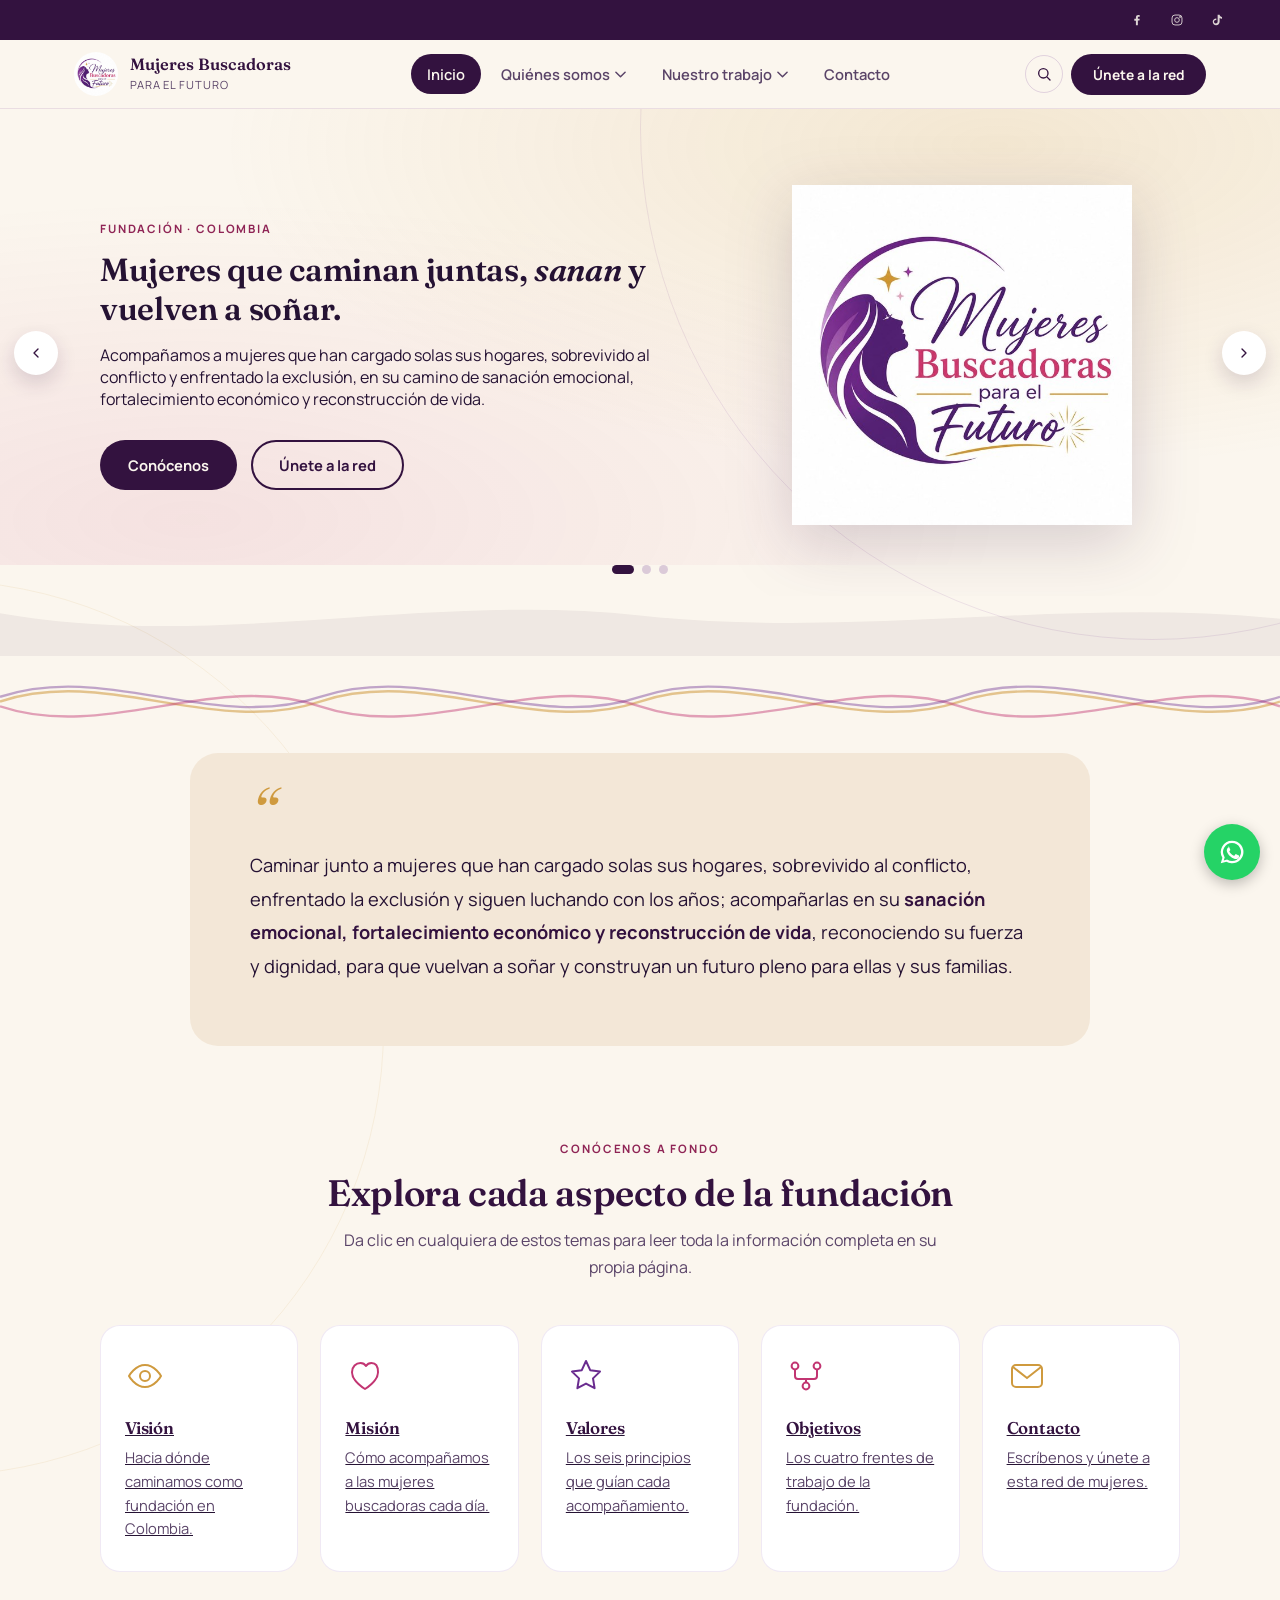
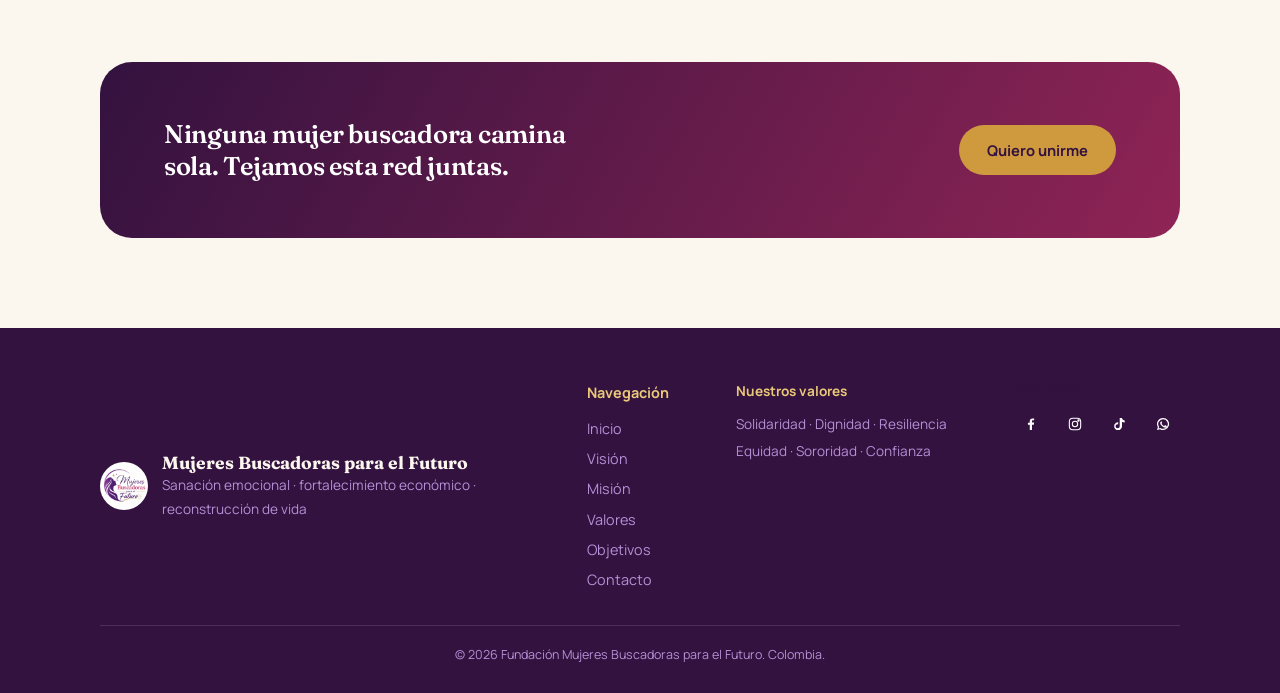
<file: index.html>
<!DOCTYPE html>
<html lang="es">
<head>
<meta charset="UTF-8">
<meta name="viewport" content="width=device-width, initial-scale=1.0">
<title>Mujeres Buscadoras para el Futuro · Inicio</title>
<meta name="description" content="Fundación que acompaña a mujeres en su sanación emocional, fortalecimiento económico y reconstrucción de vida en Colombia.">
<link rel="preconnect" href="https://fonts.googleapis.com">
<link href="https://fonts.googleapis.com/css2?family=Fraunces:ital,opsz,wght@0,9..144,300;0,9..144,500;0,9..144,600;0,9..144,700;1,9..144,400;1,9..144,500;1,9..144,600&family=Manrope:wght@400;500;600;700;800&display=swap" rel="stylesheet">
<link rel="stylesheet" href="styles.css">
</head>
<body>
<div class="bg-arc"></div>
<div class="bg-arc two"></div>
<div class="topbar">
  <div class="topbar-inner">
    <a href="https://web.facebook.com/profile.php?id=61592137746271" target="_blank" rel="noopener" aria-label="Facebook"><svg viewBox="0 0 24 24" fill="currentColor"><path d="M13.5 21v-8h2.7l.4-3.1h-3.1V8c0-.9.25-1.5 1.55-1.5H16.7V3.7C16.4 3.66 15.4 3.57 14.2 3.57c-2.4 0-4.05 1.47-4.05 4.17V10H7.4v3.1h2.75V21h3.35Z"/></svg></a>
    <a href="https://www.instagram.com/m.bparaelfuturo1/" target="_blank" rel="noopener" aria-label="Instagram"><svg viewBox="0 0 24 24" fill="none" stroke="currentColor" stroke-width="1.6"><rect x="3.5" y="3.5" width="17" height="17" rx="5"/><circle cx="12" cy="12" r="4"/><circle cx="17.2" cy="6.8" r="1"/></svg></a>
    <a href="https://www.tiktok.com/@mujeres_buscadoras" target="_blank" rel="noopener" aria-label="TikTok"><svg viewBox="0 0 24 24" fill="currentColor"><path d="M16.5 3c.4 2.2 1.8 3.7 4.1 3.9v2.9c-1.4.1-2.7-.3-4.1-1.2v6.6c0 3.4-2.7 5.9-5.9 5.9-3.4 0-5.9-2.6-5.9-5.9 0-3.3 2.7-5.9 6.1-5.8v2.9c-.3-.1-.6-.1-.9-.1-1.7 0-3 1.3-3 3s1.4 3 3 3c1.7 0 3.1-1.3 3.2-3V3h3.4Z"/></svg></a>
  </div>
</div>
<header>
  <div class="nav-wrap">
    <a href="index.html" class="brand">
      <img src="logo.jpg" alt="Mujeres Buscadoras para el Futuro">
      <span class="brand-text">
        <strong>Mujeres Buscadoras</strong>
        <span>para el futuro</span>
      </span>
    </a>
    <button class="menu-toggle" id="menuToggle" aria-label="Abrir menú" aria-expanded="false">
      <span></span><span></span><span></span>
    </button>
    <nav class="tabs" id="tabsNav">
      <a href="index.html" class="active">Inicio</a>
      <div class="nav-drop">
        <button type="button" class="nav-drop-btn" aria-expanded="false">
          Quiénes somos
          <svg viewBox="0 0 12 8" fill="none"><path d="M1 1.5 6 6.5 11 1.5" stroke="currentColor" stroke-width="1.6" stroke-linecap="round" stroke-linejoin="round"/></svg>
        </button>
        <div class="nav-drop-menu">
      <a href="vision.html">Visión</a>
      <a href="mision.html">Misión</a>
      <a href="valores.html">Valores</a>
        </div>
      </div>
      <div class="nav-drop">
        <button type="button" class="nav-drop-btn" aria-expanded="false">
          Nuestro trabajo
          <svg viewBox="0 0 12 8" fill="none"><path d="M1 1.5 6 6.5 11 1.5" stroke="currentColor" stroke-width="1.6" stroke-linecap="round" stroke-linejoin="round"/></svg>
        </button>
        <div class="nav-drop-menu">
      <a href="objetivos.html">Objetivos</a>
        </div>
      </div>
      <a href="contacto.html">Contacto</a>
    </nav>
    <div class="nav-actions">
      <button class="icon-btn" id="searchToggle" aria-label="Buscar">
        <svg viewBox="0 0 24 24" fill="none" stroke="currentColor" stroke-width="2"><circle cx="11" cy="11" r="7"/><path d="m21 21-4.3-4.3" stroke-linecap="round"/></svg>
      </button>
      <a class="btn-donate" href="contacto.html">Únete a la red</a>
    </div>
    <div class="search-pop" id="searchPop">
      <input type="text" placeholder="Buscar en el sitio..." aria-label="Buscar en el sitio">
      <button type="button">Ir</button>
    </div>
  </div>
</header>
<main>

  <div class="hero-carousel">
    <div class="hero-slides" id="heroSlides">
      <div class="hero-slide active" data-slide="0">
        <div class="hero-inner">
          <div>
            <span class="eyebrow">Fundación · Colombia</span>
            <h1>Mujeres que caminan juntas, <em>sanan</em> y vuelven a soñar.</h1>
            <p class="lead">Acompañamos a mujeres que han cargado solas sus hogares, sobrevivido al conflicto y enfrentado la exclusión, en su camino de sanación emocional, fortalecimiento económico y reconstrucción de vida.</p>
            <div class="cta-row">
              <a class="btn btn-primary" href="vision.html">Conócenos</a>
              <a class="btn btn-ghost" href="contacto.html">Únete a la red</a>
            </div>
          </div>
          <div class="hero-logo">
            <img src="logo.jpg" alt="Mujeres Buscadoras para el Futuro">
          </div>
        </div>
      </div>
      <div class="hero-slide" data-slide="1">
        <div class="hero-inner">
          <div>
            <span class="eyebrow">Sanación emocional</span>
            <h1>Un espacio seguro para <em>reconstruir</em> la historia propia.</h1>
            <p class="lead">Cada mujer llega con su propio ritmo. Caminamos a su lado con escucha, acompañamiento psicosocial y una red de apoyo que no la deja sola.</p>
            <div class="cta-row">
              <a class="btn btn-primary" href="mision.html">Nuestra misión</a>
              <a class="btn btn-ghost" href="objetivos.html">Ver objetivos</a>
            </div>
          </div>
          <div class="hero-logo">
            <img src="logo.jpg" alt="Mujeres Buscadoras para el Futuro">
          </div>
        </div>
      </div>
      <div class="hero-slide" data-slide="2">
        <div class="hero-inner">
          <div>
            <span class="eyebrow">Fortalecimiento económico</span>
            <h1>Herramientas reales para volver a <em>soñar</em> con autonomía.</h1>
            <p class="lead">Formación, acompañamiento y oportunidades económicas para que cada mujer construya un proyecto de vida propio y sostenible.</p>
            <div class="cta-row">
              <a class="btn btn-primary" href="valores.html">Nuestros valores</a>
              <a class="btn btn-ghost" href="contacto.html">Quiero unirme</a>
            </div>
          </div>
          <div class="hero-logo">
            <img src="logo.jpg" alt="Mujeres Buscadoras para el Futuro">
          </div>
        </div>
      </div>
    </div>
    <button class="carousel-arrow prev" id="heroPrev" aria-label="Anterior">
      <svg viewBox="0 0 24 24" fill="none" stroke="currentColor" stroke-width="2"><path d="m15 18-6-6 6-6" stroke-linecap="round" stroke-linejoin="round"/></svg>
    </button>
    <button class="carousel-arrow next" id="heroNext" aria-label="Siguiente">
      <svg viewBox="0 0 24 24" fill="none" stroke="currentColor" stroke-width="2"><path d="m9 6 6 6-6 6" stroke-linecap="round" stroke-linejoin="round"/></svg>
    </button>
    <div class="carousel-dots" id="heroDots">
      <button class="active" data-goto="0" aria-label="Slide 1"></button>
      <button data-goto="1" aria-label="Slide 2"></button>
      <button data-goto="2" aria-label="Slide 3"></button>
    </div>
  </div>

  <div class="wave-wrap">
    <svg class="wave-divider" viewBox="0 0 1200 60" preserveAspectRatio="none" xmlns="http://www.w3.org/2000/svg" aria-hidden="true">
      <path d="M0,20 C200,55 400,0 600,22 C800,44 1000,5 1200,25 L1200,60 L0,60 Z" fill="var(--purple-deep)" opacity="0.06"/>
    </svg>
  </div>

  <div class="thread-wrap">
    <svg class="thread-divider" viewBox="0 0 1080 60" preserveAspectRatio="none" xmlns="http://www.w3.org/2000/svg" aria-hidden="true">
      <path d="M0,30 C 90,0 180,60 270,30 C 360,0 450,60 540,30 C 630,0 720,60 810,30 C 900,0 990,60 1080,30" fill="none" stroke="#cf9a3e" stroke-width="2" opacity="0.55"/>
      <path d="M0,34 C 90,64 180,4 270,34 C 360,64 450,4 540,34 C 630,64 720,4 810,34 C 900,64 990,4 1080,34" fill="none" stroke="#c23572" stroke-width="2" opacity="0.45"/>
      <path d="M0,26 C 90,-4 180,56 270,26 C 360,-4 450,56 540,26 C 630,-4 720,56 810,26 C 900,-4 990,56 1080,26" fill="none" stroke="#6a2c8f" stroke-width="2" opacity="0.4"/>
    </svg>
  </div>

  <div class="objetivo-block">
    <div class="objetivo-card reveal">
      <span class="quote-mark">&ldquo;</span>
      <p>Caminar junto a mujeres que han cargado solas sus hogares, sobrevivido al conflicto, enfrentado la exclusión y siguen luchando con los años; acompañarlas en su <strong>sanación emocional, fortalecimiento económico y reconstrucción de vida</strong>, reconociendo su fuerza y dignidad, para que vuelvan a soñar y construyan un futuro pleno para ellas y sus familias.</p>
    </div>
  </div>

  <div class="focus-section">
    <div class="section-head reveal">
      <span class="eyebrow">Conócenos a fondo</span>
      <h2>Explora cada aspecto de la fundación</h2>
      <p>Da clic en cualquiera de estos temas para leer toda la información completa en su propia página.</p>
    </div>
    <div class="focus-grid">
      <a class="focus-card reveal" href="vision.html">
        <svg class="icon" viewBox="0 0 40 40" fill="none"><path d="M4 20s6-11 16-11 16 11 16 11-6 11-16 11S4 20 4 20Z" stroke="#cf9a3e" stroke-width="2" stroke-linejoin="round"/><circle cx="20" cy="20" r="5" stroke="#cf9a3e" stroke-width="2"/></svg>
        <h3>Visión</h3>
        <p>Hacia dónde caminamos como fundación en Colombia.</p>
      </a>
      <a class="focus-card reveal" href="mision.html">
        <svg class="icon" viewBox="0 0 40 40" fill="none"><path d="M20 33s-13-7.6-13-16.8C7 10.7 11 7 15.5 7c2.3 0 4.3 1.1 5.5 3 1.2-1.9 3.2-3 5.5-3C31 7 33 10.7 33 16.2 33 25.4 20 33 20 33Z" stroke="#c23572" stroke-width="2" stroke-linejoin="round"/></svg>
        <h3>Misión</h3>
        <p>Cómo acompañamos a las mujeres buscadoras cada día.</p>
      </a>
      <a class="focus-card reveal" href="valores.html">
        <svg class="icon" viewBox="0 0 40 40" fill="none"><path d="M20 5l4.2 9.2L34 15.6l-7 6.8 1.6 9.8L20 27.6l-8.6 4.6L13 22.4l-7-6.8 9.8-1.4L20 5Z" stroke="#6a2c8f" stroke-width="2" stroke-linejoin="round"/></svg>
        <h3>Valores</h3>
        <p>Los seis principios que guían cada acompañamiento.</p>
      </a>
      <a class="focus-card reveal" href="objetivos.html">
        <svg class="icon" viewBox="0 0 40 40" fill="none"><circle cx="9" cy="10" r="3.4" stroke="#c23572" stroke-width="2"/><circle cx="31" cy="10" r="3.4" stroke="#c23572" stroke-width="2"/><circle cx="20" cy="30" r="3.4" stroke="#c23572" stroke-width="2"/><path d="M9 13.4V20a3 3 0 0 0 3 3h16a3 3 0 0 0 3-3v-6.6" stroke="#c23572" stroke-width="2"/><path d="M20 23v3.6" stroke="#c23572" stroke-width="2"/></svg>
        <h3>Objetivos</h3>
        <p>Los cuatro frentes de trabajo de la fundación.</p>
      </a>
      <a class="focus-card reveal" href="contacto.html">
        <svg class="icon" viewBox="0 0 40 40" fill="none"><rect x="5" y="9" width="30" height="22" rx="4" stroke="#cf9a3e" stroke-width="2"/><path d="M6 11l14 11 14-11" stroke="#cf9a3e" stroke-width="2"/></svg>
        <h3>Contacto</h3>
        <p>Escríbenos y únete a esta red de mujeres.</p>
      </a>
    </div>
  </div>

  <div class="cta-banner-wrap">
    <div class="cta-banner reveal">
      <h2>Ninguna mujer buscadora camina sola. Tejamos esta red juntas.</h2>
      <a class="btn btn-primary" href="contacto.html">Quiero unirme</a>
    </div>
  </div>

</main>
<footer>
  <div class="footer-inner">
    <div class="footer-brand">
      <img src="logo.jpg" alt="Mujeres Buscadoras para el Futuro">
      <div>
        <strong>Mujeres Buscadoras para el Futuro</strong>
        <span>Sanación emocional · fortalecimiento económico · reconstrucción de vida</span>
      </div>
    </div>
    <div class="footer-links">
      <strong>Navegación</strong>
      <a href="index.html">Inicio</a><br><a href="vision.html">Visión</a><br><a href="mision.html">Misión</a><br><a href="valores.html">Valores</a><br><a href="objetivos.html">Objetivos</a><br><a href="contacto.html">Contacto</a><br>
    </div>
    <div class="footer-values">
      <strong>Nuestros valores</strong>
      Solidaridad · Dignidad · Resiliencia<br>
      Equidad · Sororidad · Confianza
    </div>
    <div class="footer-social">
      <strong>Síguenos</strong>
      <div class="footer-social-icons">
        <a href="https://web.facebook.com/profile.php?id=61592137746271" target="_blank" rel="noopener" aria-label="Facebook"><svg viewBox="0 0 24 24" fill="currentColor"><path d="M13.5 21v-8h2.7l.4-3.1h-3.1V8c0-.9.25-1.5 1.55-1.5H16.7V3.7C16.4 3.66 15.4 3.57 14.2 3.57c-2.4 0-4.05 1.47-4.05 4.17V10H7.4v3.1h2.75V21h3.35Z"/></svg></a>
        <a href="https://www.instagram.com/m.bparaelfuturo1/" target="_blank" rel="noopener" aria-label="Instagram"><svg viewBox="0 0 24 24" fill="none" stroke="currentColor" stroke-width="1.6"><rect x="3.5" y="3.5" width="17" height="17" rx="5"/><circle cx="12" cy="12" r="4"/><circle cx="17.2" cy="6.8" r="1"/></svg></a>
        <a href="https://www.tiktok.com/@mujeres_buscadoras" target="_blank" rel="noopener" aria-label="TikTok"><svg viewBox="0 0 24 24" fill="currentColor"><path d="M16.5 3c.4 2.2 1.8 3.7 4.1 3.9v2.9c-1.4.1-2.7-.3-4.1-1.2v6.6c0 3.4-2.7 5.9-5.9 5.9-3.4 0-5.9-2.6-5.9-5.9 0-3.3 2.7-5.9 6.1-5.8v2.9c-.3-.1-.6-.1-.9-.1-1.7 0-3 1.3-3 3s1.4 3 3 3c1.7 0 3.1-1.3 3.2-3V3h3.4Z"/></svg></a>
        <a href="https://wa.me/573172839176" target="_blank" rel="noopener" aria-label="WhatsApp"><svg viewBox="0 0 24 24" fill="currentColor"><path d="M12 3a9 9 0 0 0-7.7 13.6L3 21l4.5-1.3A9 9 0 1 0 12 3Zm0 1.8a7.2 7.2 0 0 1 6.1 11 7.1 7.1 0 0 1-6.1 3.4 7.2 7.2 0 0 1-3.6-1l-.3-.2-2.7.8.8-2.6-.2-.3A7.2 7.2 0 0 1 12 4.8Zm-2.6 3.5c-.2 0-.5 0-.7.3-.2.3-.9.9-.9 2.1 0 1.2.9 2.4 1 2.6.2.2 1.7 2.6 4.1 3.6 2 .8 2.4.6 2.8.6.5 0 1.6-.6 1.8-1.3.2-.6.2-1.1.2-1.2-.1-.1-.3-.2-.5-.4-.3-.1-1.6-.8-1.8-.9-.2-.1-.4-.1-.6.1-.2.3-.6.9-.8 1-.1.2-.3.2-.5.1-.3-.1-1.1-.4-2.1-1.3-.8-.7-1.3-1.6-1.5-1.8-.1-.3 0-.4.1-.5l.4-.5c.1-.1.2-.3.2-.4.1-.2 0-.3 0-.4-.1-.1-.6-1.5-.9-2-.2-.5-.4-.4-.6-.4Z"/></svg></a>
      </div>
    </div>
  </div>
  <div class="footer-bottom">
    &copy; <span id="year"></span> Fundación Mujeres Buscadoras para el Futuro. Colombia.
  </div>
</footer>
<a class="whatsapp-float" href="https://wa.me/573172839176" target="_blank" rel="noopener" aria-label="Escríbenos por WhatsApp">
  <svg viewBox="0 0 24 24" fill="currentColor"><path d="M12 3a9 9 0 0 0-7.7 13.6L3 21l4.5-1.3A9 9 0 1 0 12 3Zm0 1.8a7.2 7.2 0 0 1 6.1 11 7.1 7.1 0 0 1-6.1 3.4 7.2 7.2 0 0 1-3.6-1l-.3-.2-2.7.8.8-2.6-.2-.3A7.2 7.2 0 0 1 12 4.8Zm-2.6 3.5c-.2 0-.5 0-.7.3-.2.3-.9.9-.9 2.1 0 1.2.9 2.4 1 2.6.2.2 1.7 2.6 4.1 3.6 2 .8 2.4.6 2.8.6.5 0 1.6-.6 1.8-1.3.2-.6.2-1.1.2-1.2-.1-.1-.3-.2-.5-.4-.3-.1-1.6-.8-1.8-.9-.2-.1-.4-.1-.6.1-.2.3-.6.9-.8 1-.1.2-.3.2-.5.1-.3-.1-1.1-.4-2.1-1.3-.8-.7-1.3-1.6-1.5-1.8-.1-.3 0-.4.1-.5l.4-.5c.1-.1.2-.3.2-.4.1-.2 0-.3 0-.4-.1-.1-.6-1.5-.9-2-.2-.5-.4-.4-.6-.4Z"/></svg>
</a>
<script src="script.js"></script>
</body>
</html>
</file>
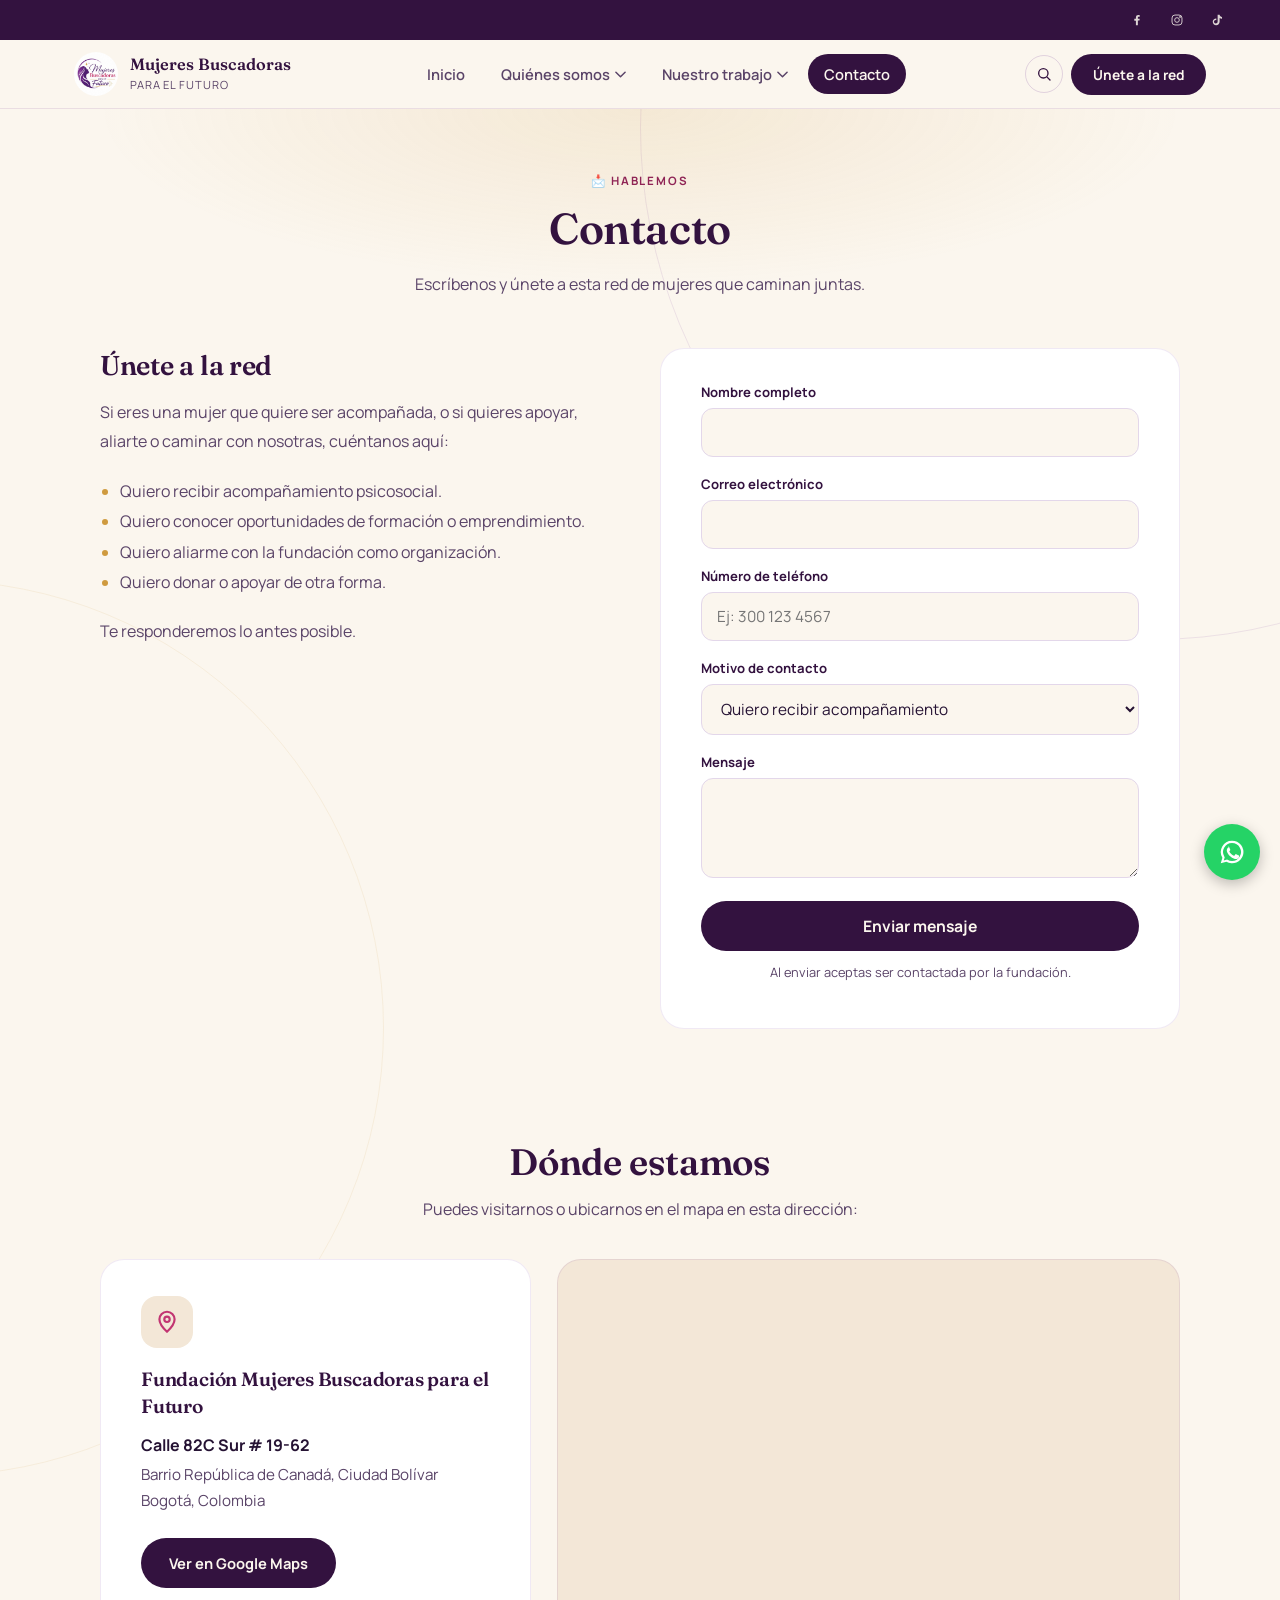
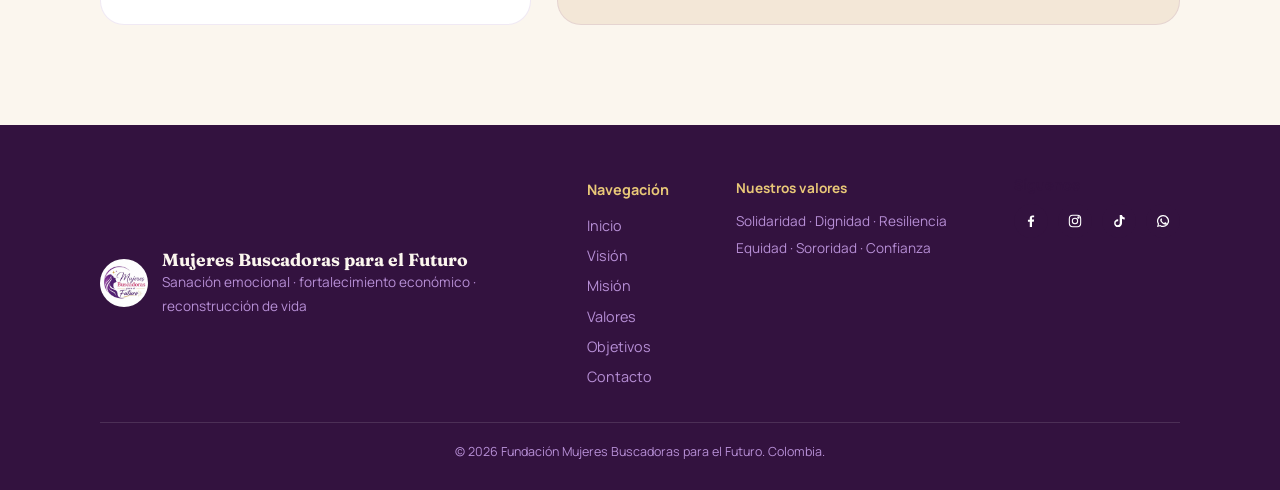
<file: contacto.html>
<!DOCTYPE html>
<html lang="es">
<head>
<meta charset="UTF-8">
<meta name="viewport" content="width=device-width, initial-scale=1.0">
<title>Contacto · Mujeres Buscadoras para el Futuro</title>
<meta name="description" content="Escríbenos y únete a la red de la Fundación Mujeres Buscadoras para el Futuro.">
<link rel="preconnect" href="https://fonts.googleapis.com">
<link href="https://fonts.googleapis.com/css2?family=Fraunces:ital,opsz,wght@0,9..144,300;0,9..144,500;0,9..144,600;0,9..144,700;1,9..144,400;1,9..144,500;1,9..144,600&family=Manrope:wght@400;500;600;700;800&display=swap" rel="stylesheet">
<link rel="stylesheet" href="styles.css">
</head>
<body>
<div class="bg-arc"></div>
<div class="bg-arc two"></div>
<div class="topbar">
  <div class="topbar-inner">
    <a href="https://web.facebook.com/profile.php?id=61592137746271" target="_blank" rel="noopener" aria-label="Facebook"><svg viewBox="0 0 24 24" fill="currentColor"><path d="M13.5 21v-8h2.7l.4-3.1h-3.1V8c0-.9.25-1.5 1.55-1.5H16.7V3.7C16.4 3.66 15.4 3.57 14.2 3.57c-2.4 0-4.05 1.47-4.05 4.17V10H7.4v3.1h2.75V21h3.35Z"/></svg></a>
    <a href="https://www.instagram.com/m.bparaelfuturo1/" target="_blank" rel="noopener" aria-label="Instagram"><svg viewBox="0 0 24 24" fill="none" stroke="currentColor" stroke-width="1.6"><rect x="3.5" y="3.5" width="17" height="17" rx="5"/><circle cx="12" cy="12" r="4"/><circle cx="17.2" cy="6.8" r="1"/></svg></a>
    <a href="https://www.tiktok.com/@mujeres_buscadoras" target="_blank" rel="noopener" aria-label="TikTok"><svg viewBox="0 0 24 24" fill="currentColor"><path d="M16.5 3c.4 2.2 1.8 3.7 4.1 3.9v2.9c-1.4.1-2.7-.3-4.1-1.2v6.6c0 3.4-2.7 5.9-5.9 5.9-3.4 0-5.9-2.6-5.9-5.9 0-3.3 2.7-5.9 6.1-5.8v2.9c-.3-.1-.6-.1-.9-.1-1.7 0-3 1.3-3 3s1.4 3 3 3c1.7 0 3.1-1.3 3.2-3V3h3.4Z"/></svg></a>
  </div>
</div>
<header>
  <div class="nav-wrap">
    <a href="index.html" class="brand">
      <img src="logo.jpg" alt="Mujeres Buscadoras para el Futuro">
      <span class="brand-text">
        <strong>Mujeres Buscadoras</strong>
        <span>para el futuro</span>
      </span>
    </a>
    <button class="menu-toggle" id="menuToggle" aria-label="Abrir menú" aria-expanded="false">
      <span></span><span></span><span></span>
    </button>
    <nav class="tabs" id="tabsNav">
      <a href="index.html">Inicio</a>
      <div class="nav-drop">
        <button type="button" class="nav-drop-btn" aria-expanded="false">
          Quiénes somos
          <svg viewBox="0 0 12 8" fill="none"><path d="M1 1.5 6 6.5 11 1.5" stroke="currentColor" stroke-width="1.6" stroke-linecap="round" stroke-linejoin="round"/></svg>
        </button>
        <div class="nav-drop-menu">
      <a href="vision.html">Visión</a>
      <a href="mision.html">Misión</a>
      <a href="valores.html">Valores</a>
        </div>
      </div>
      <div class="nav-drop">
        <button type="button" class="nav-drop-btn" aria-expanded="false">
          Nuestro trabajo
          <svg viewBox="0 0 12 8" fill="none"><path d="M1 1.5 6 6.5 11 1.5" stroke="currentColor" stroke-width="1.6" stroke-linecap="round" stroke-linejoin="round"/></svg>
        </button>
        <div class="nav-drop-menu">
      <a href="objetivos.html">Objetivos</a>
        </div>
      </div>
      <a href="contacto.html" class="active">Contacto</a>
    </nav>
    <div class="nav-actions">
      <button class="icon-btn" id="searchToggle" aria-label="Buscar">
        <svg viewBox="0 0 24 24" fill="none" stroke="currentColor" stroke-width="2"><circle cx="11" cy="11" r="7"/><path d="m21 21-4.3-4.3" stroke-linecap="round"/></svg>
      </button>
      <a class="btn-donate" href="contacto.html">Únete a la red</a>
    </div>
    <div class="search-pop" id="searchPop">
      <input type="text" placeholder="Buscar en el sitio..." aria-label="Buscar en el sitio">
      <button type="button">Ir</button>
    </div>
  </div>
</header>
<main>

  <div class="page-hero">
    <span class="eyebrow">📩 Hablemos</span>
    <h1>Contacto</h1>
    <p>Escríbenos y únete a esta red de mujeres que caminan juntas.</p>
  </div>
  <div class="unete-section">
    <div class="unete-grid">
      <div class="unete-copy reveal">
        <h2>Únete a la red</h2>
        <p>Si eres una mujer que quiere ser acompañada, o si quieres apoyar, aliarte o caminar con nosotras, cuéntanos aquí:</p>
        <ul>
          <li>Quiero recibir acompañamiento psicosocial.</li>
          <li>Quiero conocer oportunidades de formación o emprendimiento.</li>
          <li>Quiero aliarme con la fundación como organización.</li>
          <li>Quiero donar o apoyar de otra forma.</li>
        </ul>
        <p>Te responderemos lo antes posible.</p>
      </div>
      <form class="contact reveal" id="contactForm" action="https://formspree.io/f/mdaqlayw" method="POST">
        <input type="hidden" name="_subject" value="Nuevo mensaje desde el sitio web - Mujeres Buscadoras">
        <div class="field">
          <label for="nombre">Nombre completo</label>
          <input type="text" id="nombre" name="nombre" required>
        </div>
        <div class="field">
          <label for="correo">Correo electrónico</label>
          <input type="email" id="correo" name="email" required>
        </div>
        <div class="field">
          <label for="telefono">Número de teléfono</label>
          <input type="tel" id="telefono" name="telefono" placeholder="Ej: 300 123 4567" required>
        </div>
        <div class="field">
          <label for="motivo">Motivo de contacto</label>
          <select id="motivo" name="motivo">
            <option>Quiero recibir acompañamiento</option>
            <option>Quiero aliarme con la fundación</option>
            <option>Quiero donar o apoyar</option>
            <option>Otro</option>
          </select>
        </div>
        <div class="field">
          <label for="mensaje">Mensaje</label>
          <textarea id="mensaje" name="mensaje" required></textarea>
        </div>
        <button type="submit" class="submit-btn">Enviar mensaje</button>
        <p class="form-note">Al enviar aceptas ser contactada por la fundación.</p>
      </form>
    </div>
  </div>

  <div class="map-section">
    <div class="map-heading reveal">
      <h2>Dónde estamos</h2>
      <p>Puedes visitarnos o ubicarnos en el mapa en esta dirección:</p>
    </div>
    <div class="map-grid">
      <div class="address-card reveal">
        <div class="pin">
          <svg viewBox="0 0 24 24" fill="none" stroke="currentColor" stroke-width="2"><path d="M12 21s-7-6.4-7-11.5A7 7 0 0 1 19 9.5C19 14.6 12 21 12 21Z" stroke-linejoin="round"/><circle cx="12" cy="9.5" r="2.5"/></svg>
        </div>
        <h3>Fundación Mujeres Buscadoras para el Futuro</h3>
        <p class="addr-line">Calle 82C Sur # 19-62</p>
        <p class="addr-sub">Barrio República de Canadá, Ciudad Bolívar<br>Bogotá, Colombia</p>
        <a class="btn btn-primary" href="https://www.google.com/maps/search/?api=1&query=Calle+82C+Sur+%2319-62+Barrio+Rep%C3%BAblica+de+Canad%C3%A1+Ciudad+Bol%C3%ADvar+Bogot%C3%A1" target="_blank" rel="noopener">Ver en Google Maps</a>
      </div>
      <div class="map-embed-wrap reveal">
        <iframe
          src="https://www.google.com/maps?q=Calle+82C+Sur+%2319-62,+Barrio+Rep%C3%BAblica+de+Canad%C3%A1,+Ciudad+Bol%C3%ADvar,+Bogot%C3%A1,+Colombia&output=embed"
          loading="lazy"
          referrerpolicy="no-referrer-when-downgrade"
          allowfullscreen
          title="Mapa de ubicación de la Fundación Mujeres Buscadoras para el Futuro">
        </iframe>
      </div>
    </div>
  </div>

</main>
<footer>
  <div class="footer-inner">
    <div class="footer-brand">
      <img src="logo.jpg" alt="Mujeres Buscadoras para el Futuro">
      <div>
        <strong>Mujeres Buscadoras para el Futuro</strong>
        <span>Sanación emocional · fortalecimiento económico · reconstrucción de vida</span>
      </div>
    </div>
    <div class="footer-links">
      <strong>Navegación</strong>
      <a href="index.html">Inicio</a><br><a href="vision.html">Visión</a><br><a href="mision.html">Misión</a><br><a href="valores.html">Valores</a><br><a href="objetivos.html">Objetivos</a><br><a href="contacto.html">Contacto</a><br>
    </div>
    <div class="footer-values">
      <strong>Nuestros valores</strong>
      Solidaridad · Dignidad · Resiliencia<br>
      Equidad · Sororidad · Confianza
    </div>
    <div class="footer-social">
      <strong>Síguenos</strong>
      <div class="footer-social-icons">
        <a href="https://web.facebook.com/profile.php?id=61592137746271" target="_blank" rel="noopener" aria-label="Facebook"><svg viewBox="0 0 24 24" fill="currentColor"><path d="M13.5 21v-8h2.7l.4-3.1h-3.1V8c0-.9.25-1.5 1.55-1.5H16.7V3.7C16.4 3.66 15.4 3.57 14.2 3.57c-2.4 0-4.05 1.47-4.05 4.17V10H7.4v3.1h2.75V21h3.35Z"/></svg></a>
        <a href="https://www.instagram.com/m.bparaelfuturo1/" target="_blank" rel="noopener" aria-label="Instagram"><svg viewBox="0 0 24 24" fill="none" stroke="currentColor" stroke-width="1.6"><rect x="3.5" y="3.5" width="17" height="17" rx="5"/><circle cx="12" cy="12" r="4"/><circle cx="17.2" cy="6.8" r="1"/></svg></a>
        <a href="https://www.tiktok.com/@mujeres_buscadoras" target="_blank" rel="noopener" aria-label="TikTok"><svg viewBox="0 0 24 24" fill="currentColor"><path d="M16.5 3c.4 2.2 1.8 3.7 4.1 3.9v2.9c-1.4.1-2.7-.3-4.1-1.2v6.6c0 3.4-2.7 5.9-5.9 5.9-3.4 0-5.9-2.6-5.9-5.9 0-3.3 2.7-5.9 6.1-5.8v2.9c-.3-.1-.6-.1-.9-.1-1.7 0-3 1.3-3 3s1.4 3 3 3c1.7 0 3.1-1.3 3.2-3V3h3.4Z"/></svg></a>
        <a href="https://wa.me/573172839176" target="_blank" rel="noopener" aria-label="WhatsApp"><svg viewBox="0 0 24 24" fill="currentColor"><path d="M12 3a9 9 0 0 0-7.7 13.6L3 21l4.5-1.3A9 9 0 1 0 12 3Zm0 1.8a7.2 7.2 0 0 1 6.1 11 7.1 7.1 0 0 1-6.1 3.4 7.2 7.2 0 0 1-3.6-1l-.3-.2-2.7.8.8-2.6-.2-.3A7.2 7.2 0 0 1 12 4.8Zm-2.6 3.5c-.2 0-.5 0-.7.3-.2.3-.9.9-.9 2.1 0 1.2.9 2.4 1 2.6.2.2 1.7 2.6 4.1 3.6 2 .8 2.4.6 2.8.6.5 0 1.6-.6 1.8-1.3.2-.6.2-1.1.2-1.2-.1-.1-.3-.2-.5-.4-.3-.1-1.6-.8-1.8-.9-.2-.1-.4-.1-.6.1-.2.3-.6.9-.8 1-.1.2-.3.2-.5.1-.3-.1-1.1-.4-2.1-1.3-.8-.7-1.3-1.6-1.5-1.8-.1-.3 0-.4.1-.5l.4-.5c.1-.1.2-.3.2-.4.1-.2 0-.3 0-.4-.1-.1-.6-1.5-.9-2-.2-.5-.4-.4-.6-.4Z"/></svg></a>
      </div>
    </div>
  </div>
  <div class="footer-bottom">
    &copy; <span id="year"></span> Fundación Mujeres Buscadoras para el Futuro. Colombia.
  </div>
</footer>
<a class="whatsapp-float" href="https://wa.me/573172839176" target="_blank" rel="noopener" aria-label="Escríbenos por WhatsApp">
  <svg viewBox="0 0 24 24" fill="currentColor"><path d="M12 3a9 9 0 0 0-7.7 13.6L3 21l4.5-1.3A9 9 0 1 0 12 3Zm0 1.8a7.2 7.2 0 0 1 6.1 11 7.1 7.1 0 0 1-6.1 3.4 7.2 7.2 0 0 1-3.6-1l-.3-.2-2.7.8.8-2.6-.2-.3A7.2 7.2 0 0 1 12 4.8Zm-2.6 3.5c-.2 0-.5 0-.7.3-.2.3-.9.9-.9 2.1 0 1.2.9 2.4 1 2.6.2.2 1.7 2.6 4.1 3.6 2 .8 2.4.6 2.8.6.5 0 1.6-.6 1.8-1.3.2-.6.2-1.1.2-1.2-.1-.1-.3-.2-.5-.4-.3-.1-1.6-.8-1.8-.9-.2-.1-.4-.1-.6.1-.2.3-.6.9-.8 1-.1.2-.3.2-.5.1-.3-.1-1.1-.4-2.1-1.3-.8-.7-1.3-1.6-1.5-1.8-.1-.3 0-.4.1-.5l.4-.5c.1-.1.2-.3.2-.4.1-.2 0-.3 0-.4-.1-.1-.6-1.5-.9-2-.2-.5-.4-.4-.6-.4Z"/></svg>
</a>
<script src="script.js"></script>
</body>
</html>
</file>
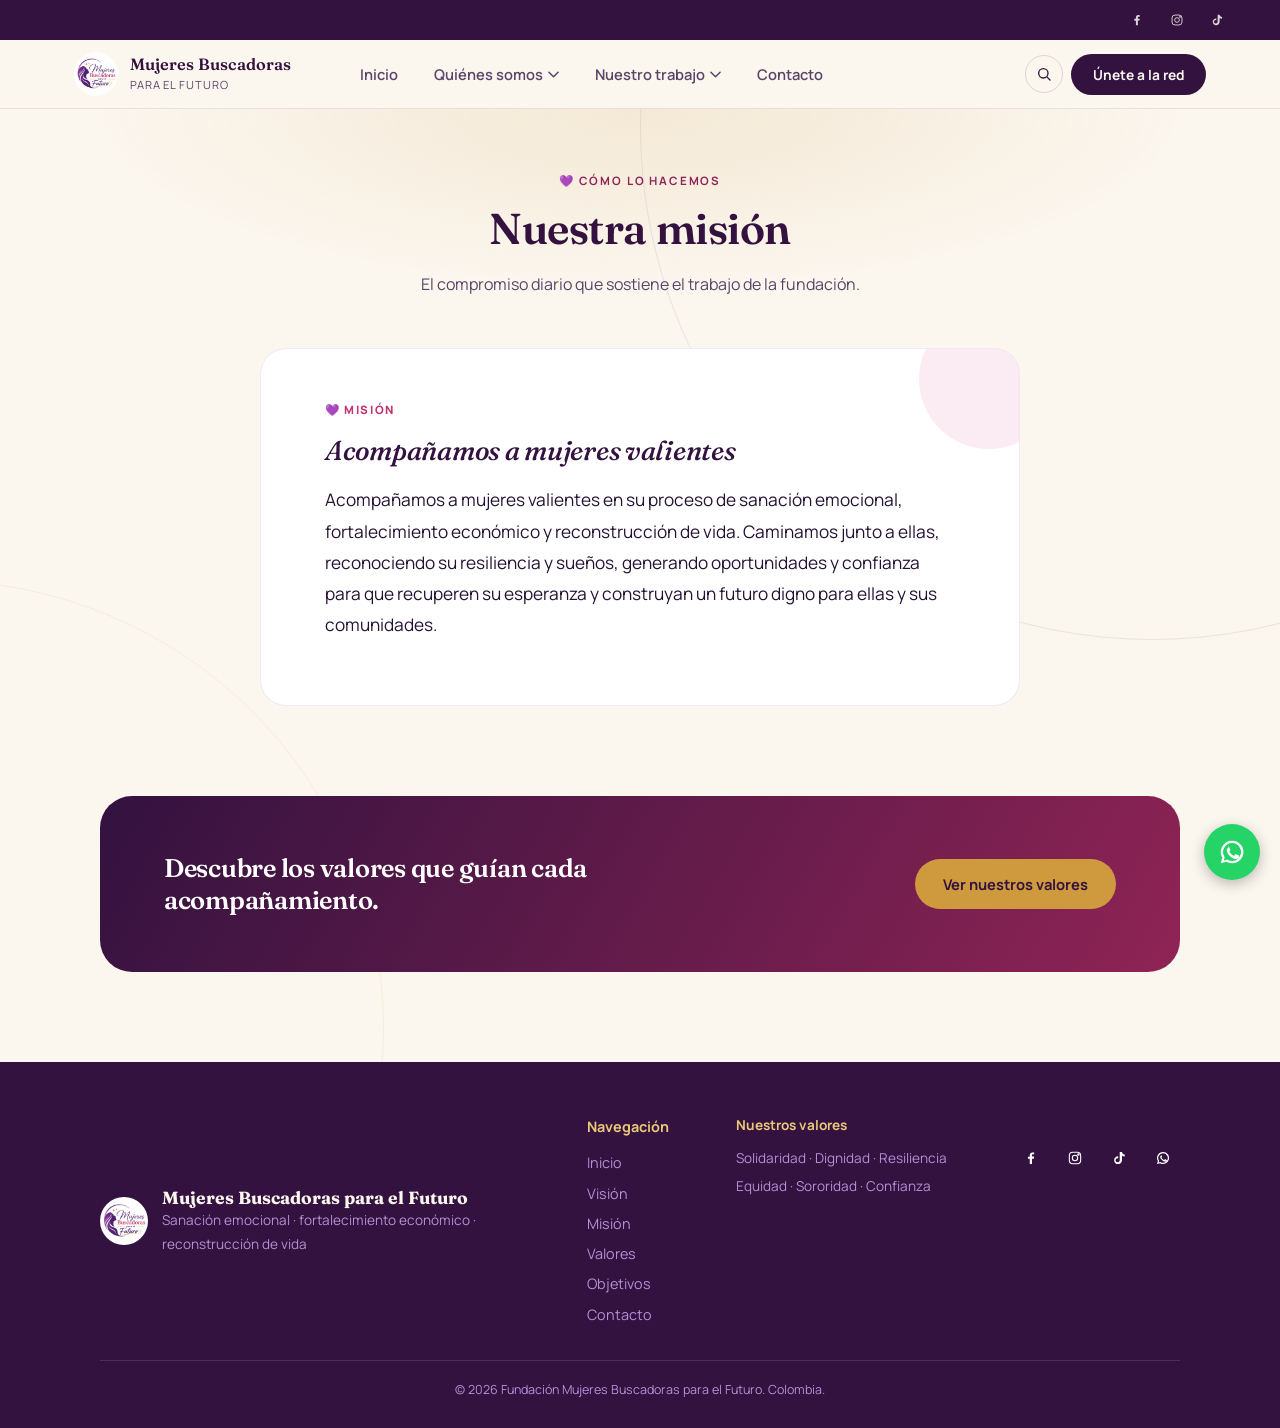
<file: mision.html>
<!DOCTYPE html>
<html lang="es">
<head>
<meta charset="UTF-8">
<meta name="viewport" content="width=device-width, initial-scale=1.0">
<title>Nuestra Misión · Mujeres Buscadoras para el Futuro</title>
<meta name="description" content="Conoce la misión de la Fundación Mujeres Buscadoras para el Futuro: acompañar a mujeres en su sanación, fortalecimiento económico y reconstrucción de vida.">
<link rel="preconnect" href="https://fonts.googleapis.com">
<link href="https://fonts.googleapis.com/css2?family=Fraunces:ital,opsz,wght@0,9..144,300;0,9..144,500;0,9..144,600;0,9..144,700;1,9..144,400;1,9..144,500;1,9..144,600&family=Manrope:wght@400;500;600;700;800&display=swap" rel="stylesheet">
<link rel="stylesheet" href="styles.css">
</head>
<body>
<div class="bg-arc"></div>
<div class="bg-arc two"></div>
<div class="topbar">
  <div class="topbar-inner">
    <a href="https://web.facebook.com/profile.php?id=61592137746271" target="_blank" rel="noopener" aria-label="Facebook"><svg viewBox="0 0 24 24" fill="currentColor"><path d="M13.5 21v-8h2.7l.4-3.1h-3.1V8c0-.9.25-1.5 1.55-1.5H16.7V3.7C16.4 3.66 15.4 3.57 14.2 3.57c-2.4 0-4.05 1.47-4.05 4.17V10H7.4v3.1h2.75V21h3.35Z"/></svg></a>
    <a href="https://www.instagram.com/m.bparaelfuturo1/" target="_blank" rel="noopener" aria-label="Instagram"><svg viewBox="0 0 24 24" fill="none" stroke="currentColor" stroke-width="1.6"><rect x="3.5" y="3.5" width="17" height="17" rx="5"/><circle cx="12" cy="12" r="4"/><circle cx="17.2" cy="6.8" r="1"/></svg></a>
    <a href="https://www.tiktok.com/@mujeres_buscadoras" target="_blank" rel="noopener" aria-label="TikTok"><svg viewBox="0 0 24 24" fill="currentColor"><path d="M16.5 3c.4 2.2 1.8 3.7 4.1 3.9v2.9c-1.4.1-2.7-.3-4.1-1.2v6.6c0 3.4-2.7 5.9-5.9 5.9-3.4 0-5.9-2.6-5.9-5.9 0-3.3 2.7-5.9 6.1-5.8v2.9c-.3-.1-.6-.1-.9-.1-1.7 0-3 1.3-3 3s1.4 3 3 3c1.7 0 3.1-1.3 3.2-3V3h3.4Z"/></svg></a>
  </div>
</div>
<header>
  <div class="nav-wrap">
    <a href="index.html" class="brand">
      <img src="logo.jpg" alt="Mujeres Buscadoras para el Futuro">
      <span class="brand-text">
        <strong>Mujeres Buscadoras</strong>
        <span>para el futuro</span>
      </span>
    </a>
    <button class="menu-toggle" id="menuToggle" aria-label="Abrir menú" aria-expanded="false">
      <span></span><span></span><span></span>
    </button>
    <nav class="tabs" id="tabsNav">
      <a href="index.html">Inicio</a>
      <div class="nav-drop">
        <button type="button" class="nav-drop-btn" aria-expanded="false">
          Quiénes somos
          <svg viewBox="0 0 12 8" fill="none"><path d="M1 1.5 6 6.5 11 1.5" stroke="currentColor" stroke-width="1.6" stroke-linecap="round" stroke-linejoin="round"/></svg>
        </button>
        <div class="nav-drop-menu">
      <a href="vision.html">Visión</a>
      <a href="mision.html" class="active">Misión</a>
      <a href="valores.html">Valores</a>
        </div>
      </div>
      <div class="nav-drop">
        <button type="button" class="nav-drop-btn" aria-expanded="false">
          Nuestro trabajo
          <svg viewBox="0 0 12 8" fill="none"><path d="M1 1.5 6 6.5 11 1.5" stroke="currentColor" stroke-width="1.6" stroke-linecap="round" stroke-linejoin="round"/></svg>
        </button>
        <div class="nav-drop-menu">
      <a href="objetivos.html">Objetivos</a>
        </div>
      </div>
      <a href="contacto.html">Contacto</a>
      <div class="mobile-cta">
        <a class="btn-donate" href="contacto.html">Únete a la red</a>
      </div>
    </nav>
    <div class="nav-actions">
      <button class="icon-btn" id="searchToggle" aria-label="Buscar">
        <svg viewBox="0 0 24 24" fill="none" stroke="currentColor" stroke-width="2"><circle cx="11" cy="11" r="7"/><path d="m21 21-4.3-4.3" stroke-linecap="round"/></svg>
      </button>
      <a class="btn-donate" href="contacto.html">Únete a la red</a>
    </div>
    <div class="search-pop" id="searchPop">
      <input type="text" placeholder="Buscar en el sitio..." aria-label="Buscar en el sitio">
      <button type="button">Ir</button>
    </div>
  </div>
</header>
<main>

  <div class="page-hero">
    <span class="eyebrow">💜 Cómo lo hacemos</span>
    <h1>Nuestra misión</h1>
    <p>El compromiso diario que sostiene el trabajo de la fundación.</p>
  </div>
  <div class="vm-section">
    <div class="vm-grid single">
      <div class="vm-card mission reveal">
        <span class="vm-label">💜 Misión</span>
        <h3>Acompañamos a mujeres valientes</h3>
        <p>Acompañamos a mujeres valientes en su proceso de sanación emocional, fortalecimiento económico y reconstrucción de vida. Caminamos junto a ellas, reconociendo su resiliencia y sueños, generando oportunidades y confianza para que recuperen su esperanza y construyan un futuro digno para ellas y sus comunidades.</p>
      </div>
    </div>
  </div>
  <div class="cta-banner-wrap">
    <div class="cta-banner reveal">
      <h2>Descubre los valores que guían cada acompañamiento.</h2>
      <a class="btn btn-primary" href="valores.html">Ver nuestros valores</a>
    </div>
  </div>

</main>
<footer>
  <div class="footer-inner">
    <div class="footer-brand">
      <img src="logo.jpg" alt="Mujeres Buscadoras para el Futuro">
      <div>
        <strong>Mujeres Buscadoras para el Futuro</strong>
        <span>Sanación emocional · fortalecimiento económico · reconstrucción de vida</span>
      </div>
    </div>
    <div class="footer-links">
      <strong>Navegación</strong>
      <a href="index.html">Inicio</a><br><a href="vision.html">Visión</a><br><a href="mision.html">Misión</a><br><a href="valores.html">Valores</a><br><a href="objetivos.html">Objetivos</a><br><a href="contacto.html">Contacto</a><br>
    </div>
    <div class="footer-values">
      <strong>Nuestros valores</strong>
      Solidaridad · Dignidad · Resiliencia<br>
      Equidad · Sororidad · Confianza
    </div>
    <div class="footer-social">
      <strong>Síguenos</strong>
      <div class="footer-social-icons">
        <a href="https://web.facebook.com/profile.php?id=61592137746271" target="_blank" rel="noopener" aria-label="Facebook"><svg viewBox="0 0 24 24" fill="currentColor"><path d="M13.5 21v-8h2.7l.4-3.1h-3.1V8c0-.9.25-1.5 1.55-1.5H16.7V3.7C16.4 3.66 15.4 3.57 14.2 3.57c-2.4 0-4.05 1.47-4.05 4.17V10H7.4v3.1h2.75V21h3.35Z"/></svg></a>
        <a href="https://www.instagram.com/m.bparaelfuturo1/" target="_blank" rel="noopener" aria-label="Instagram"><svg viewBox="0 0 24 24" fill="none" stroke="currentColor" stroke-width="1.6"><rect x="3.5" y="3.5" width="17" height="17" rx="5"/><circle cx="12" cy="12" r="4"/><circle cx="17.2" cy="6.8" r="1"/></svg></a>
        <a href="https://www.tiktok.com/@mujeres_buscadoras" target="_blank" rel="noopener" aria-label="TikTok"><svg viewBox="0 0 24 24" fill="currentColor"><path d="M16.5 3c.4 2.2 1.8 3.7 4.1 3.9v2.9c-1.4.1-2.7-.3-4.1-1.2v6.6c0 3.4-2.7 5.9-5.9 5.9-3.4 0-5.9-2.6-5.9-5.9 0-3.3 2.7-5.9 6.1-5.8v2.9c-.3-.1-.6-.1-.9-.1-1.7 0-3 1.3-3 3s1.4 3 3 3c1.7 0 3.1-1.3 3.2-3V3h3.4Z"/></svg></a>
        <a href="https://wa.me/573172839176" target="_blank" rel="noopener" aria-label="WhatsApp"><svg viewBox="0 0 24 24" fill="currentColor"><path d="M12 3a9 9 0 0 0-7.7 13.6L3 21l4.5-1.3A9 9 0 1 0 12 3Zm0 1.8a7.2 7.2 0 0 1 6.1 11 7.1 7.1 0 0 1-6.1 3.4 7.2 7.2 0 0 1-3.6-1l-.3-.2-2.7.8.8-2.6-.2-.3A7.2 7.2 0 0 1 12 4.8Zm-2.6 3.5c-.2 0-.5 0-.7.3-.2.3-.9.9-.9 2.1 0 1.2.9 2.4 1 2.6.2.2 1.7 2.6 4.1 3.6 2 .8 2.4.6 2.8.6.5 0 1.6-.6 1.8-1.3.2-.6.2-1.1.2-1.2-.1-.1-.3-.2-.5-.4-.3-.1-1.6-.8-1.8-.9-.2-.1-.4-.1-.6.1-.2.3-.6.9-.8 1-.1.2-.3.2-.5.1-.3-.1-1.1-.4-2.1-1.3-.8-.7-1.3-1.6-1.5-1.8-.1-.3 0-.4.1-.5l.4-.5c.1-.1.2-.3.2-.4.1-.2 0-.3 0-.4-.1-.1-.6-1.5-.9-2-.2-.5-.4-.4-.6-.4Z"/></svg></a>
      </div>
    </div>
  </div>
  <div class="footer-bottom">
    &copy; <span id="year"></span> Fundación Mujeres Buscadoras para el Futuro. Colombia.
  </div>
</footer>
<a class="whatsapp-float" href="https://wa.me/573172839176" target="_blank" rel="noopener" aria-label="Escríbenos por WhatsApp">
  <svg viewBox="0 0 24 24" fill="currentColor"><path d="M12 3a9 9 0 0 0-7.7 13.6L3 21l4.5-1.3A9 9 0 1 0 12 3Zm0 1.8a7.2 7.2 0 0 1 6.1 11 7.1 7.1 0 0 1-6.1 3.4 7.2 7.2 0 0 1-3.6-1l-.3-.2-2.7.8.8-2.6-.2-.3A7.2 7.2 0 0 1 12 4.8Zm-2.6 3.5c-.2 0-.5 0-.7.3-.2.3-.9.9-.9 2.1 0 1.2.9 2.4 1 2.6.2.2 1.7 2.6 4.1 3.6 2 .8 2.4.6 2.8.6.5 0 1.6-.6 1.8-1.3.2-.6.2-1.1.2-1.2-.1-.1-.3-.2-.5-.4-.3-.1-1.6-.8-1.8-.9-.2-.1-.4-.1-.6.1-.2.3-.6.9-.8 1-.1.2-.3.2-.5.1-.3-.1-1.1-.4-2.1-1.3-.8-.7-1.3-1.6-1.5-1.8-.1-.3 0-.4.1-.5l.4-.5c.1-.1.2-.3.2-.4.1-.2 0-.3 0-.4-.1-.1-.6-1.5-.9-2-.2-.5-.4-.4-.6-.4Z"/></svg>
</a>
<script src="script.js"></script>
</body>
</html>
</file>
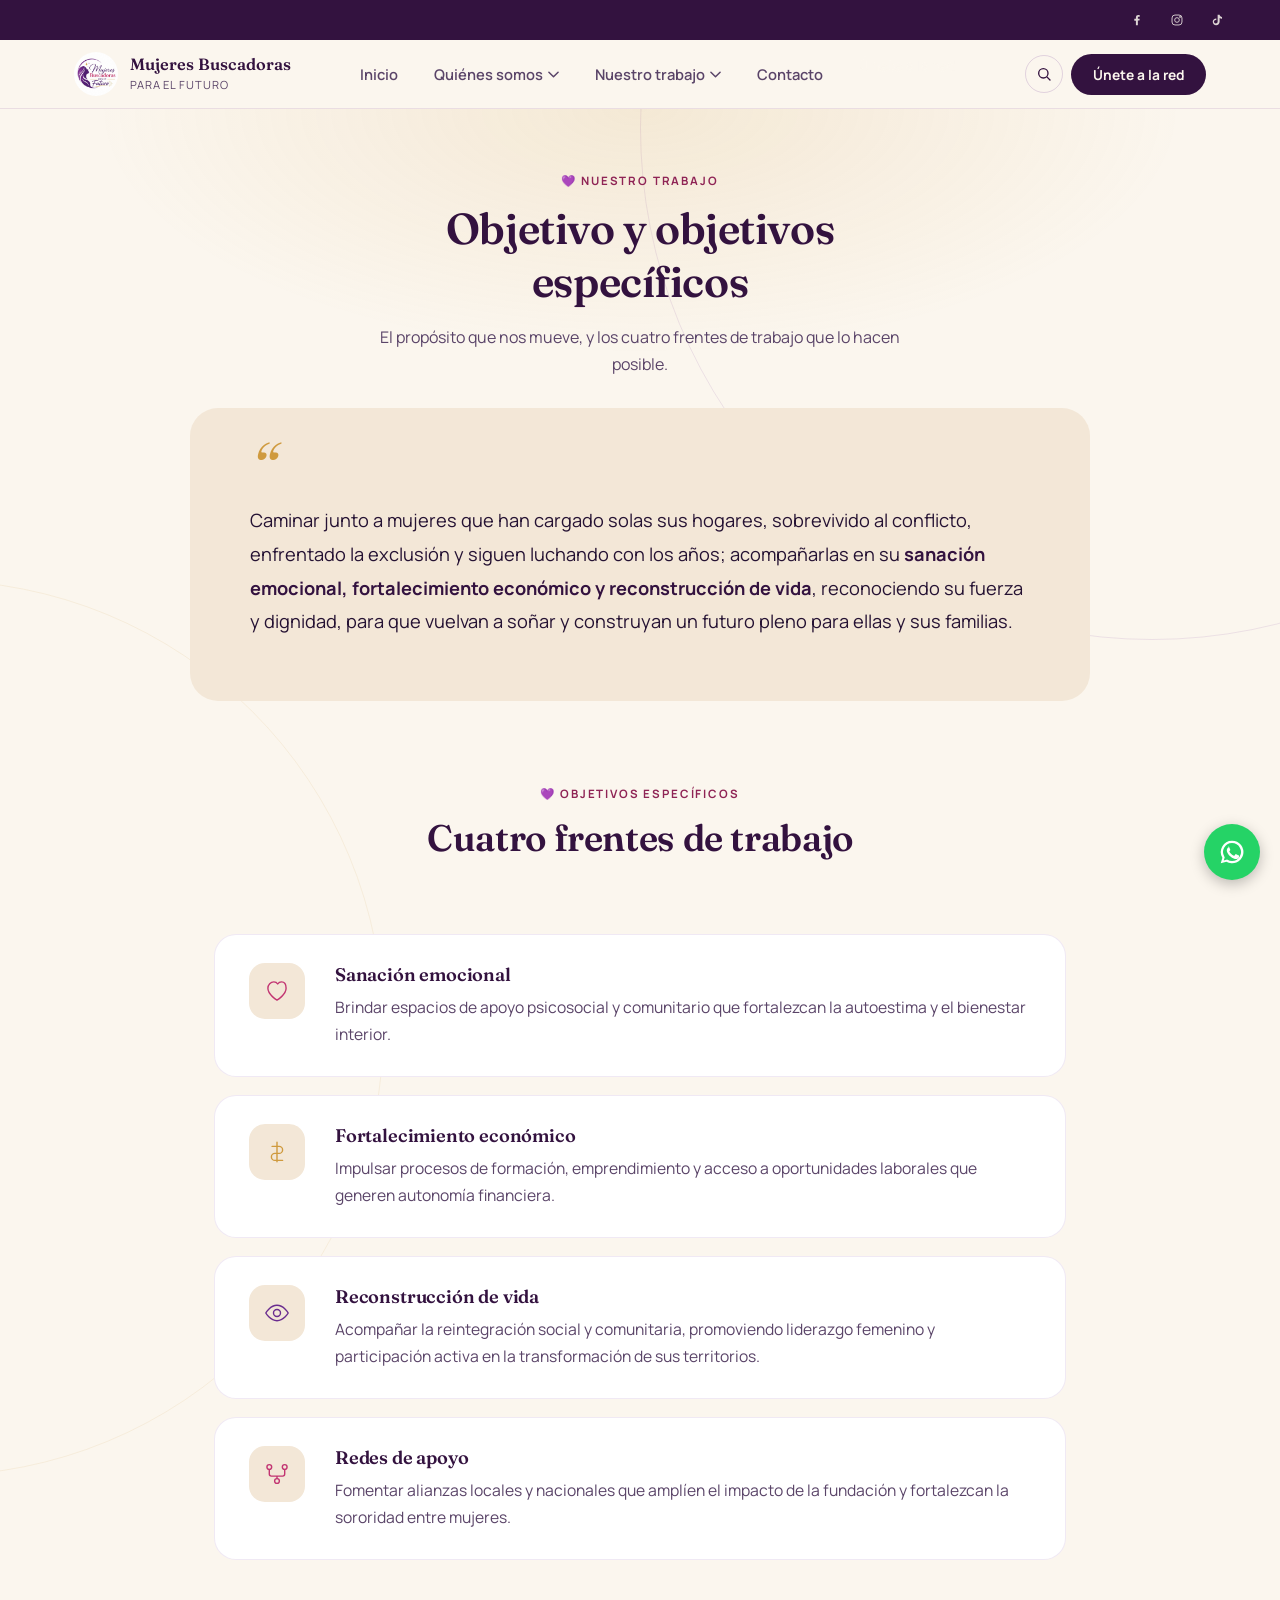
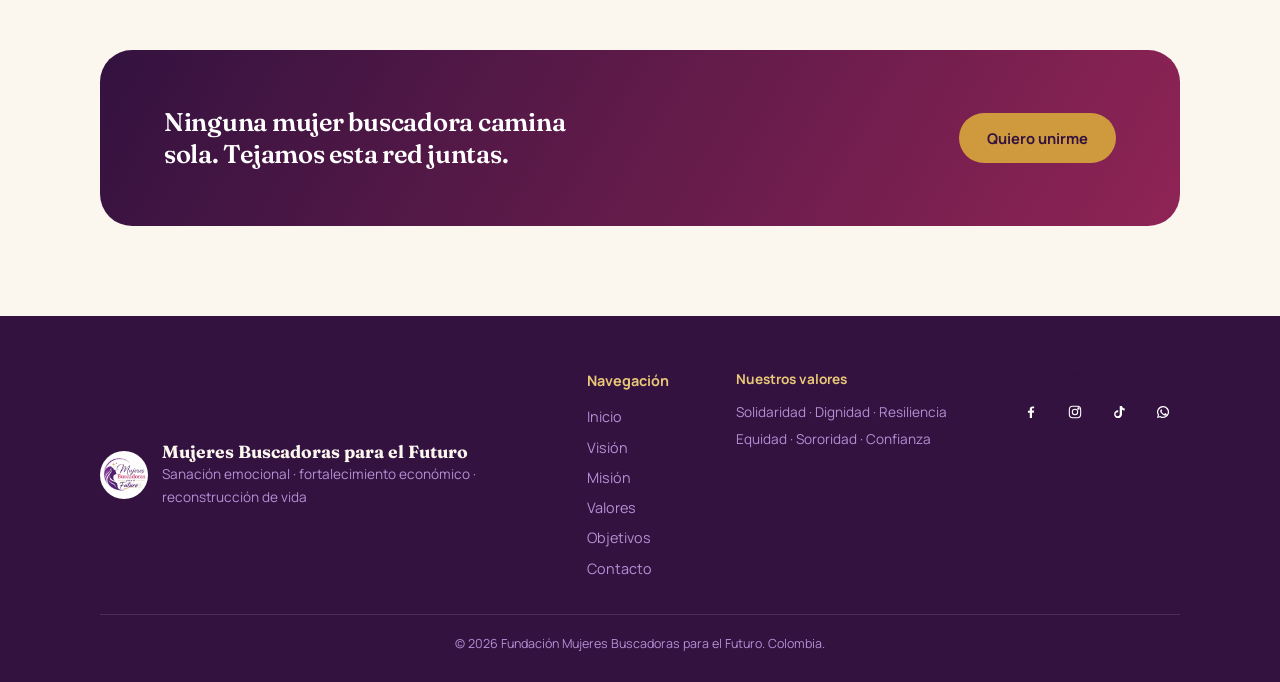
<file: objetivos.html>
<!DOCTYPE html>
<html lang="es">
<head>
<meta charset="UTF-8">
<meta name="viewport" content="width=device-width, initial-scale=1.0">
<title>Objetivos Específicos · Mujeres Buscadoras para el Futuro</title>
<meta name="description" content="Los cuatro objetivos específicos de la Fundación Mujeres Buscadoras para el Futuro: sanación emocional, fortalecimiento económico, reconstrucción de vida y redes de apoyo.">
<link rel="preconnect" href="https://fonts.googleapis.com">
<link href="https://fonts.googleapis.com/css2?family=Fraunces:ital,opsz,wght@0,9..144,300;0,9..144,500;0,9..144,600;0,9..144,700;1,9..144,400;1,9..144,500;1,9..144,600&family=Manrope:wght@400;500;600;700;800&display=swap" rel="stylesheet">
<link rel="stylesheet" href="styles.css">
</head>
<body>
<div class="bg-arc"></div>
<div class="bg-arc two"></div>
<div class="topbar">
  <div class="topbar-inner">
    <a href="https://web.facebook.com/profile.php?id=61592137746271" target="_blank" rel="noopener" aria-label="Facebook"><svg viewBox="0 0 24 24" fill="currentColor"><path d="M13.5 21v-8h2.7l.4-3.1h-3.1V8c0-.9.25-1.5 1.55-1.5H16.7V3.7C16.4 3.66 15.4 3.57 14.2 3.57c-2.4 0-4.05 1.47-4.05 4.17V10H7.4v3.1h2.75V21h3.35Z"/></svg></a>
    <a href="https://www.instagram.com/m.bparaelfuturo1/" target="_blank" rel="noopener" aria-label="Instagram"><svg viewBox="0 0 24 24" fill="none" stroke="currentColor" stroke-width="1.6"><rect x="3.5" y="3.5" width="17" height="17" rx="5"/><circle cx="12" cy="12" r="4"/><circle cx="17.2" cy="6.8" r="1"/></svg></a>
    <a href="https://www.tiktok.com/@mujeres_buscadoras" target="_blank" rel="noopener" aria-label="TikTok"><svg viewBox="0 0 24 24" fill="currentColor"><path d="M16.5 3c.4 2.2 1.8 3.7 4.1 3.9v2.9c-1.4.1-2.7-.3-4.1-1.2v6.6c0 3.4-2.7 5.9-5.9 5.9-3.4 0-5.9-2.6-5.9-5.9 0-3.3 2.7-5.9 6.1-5.8v2.9c-.3-.1-.6-.1-.9-.1-1.7 0-3 1.3-3 3s1.4 3 3 3c1.7 0 3.1-1.3 3.2-3V3h3.4Z"/></svg></a>
  </div>
</div>
<header>
  <div class="nav-wrap">
    <a href="index.html" class="brand">
      <img src="logo.jpg" alt="Mujeres Buscadoras para el Futuro">
      <span class="brand-text">
        <strong>Mujeres Buscadoras</strong>
        <span>para el futuro</span>
      </span>
    </a>
    <button class="menu-toggle" id="menuToggle" aria-label="Abrir menú" aria-expanded="false">
      <span></span><span></span><span></span>
    </button>
    <nav class="tabs" id="tabsNav">
      <a href="index.html">Inicio</a>
      <div class="nav-drop">
        <button type="button" class="nav-drop-btn" aria-expanded="false">
          Quiénes somos
          <svg viewBox="0 0 12 8" fill="none"><path d="M1 1.5 6 6.5 11 1.5" stroke="currentColor" stroke-width="1.6" stroke-linecap="round" stroke-linejoin="round"/></svg>
        </button>
        <div class="nav-drop-menu">
      <a href="vision.html">Visión</a>
      <a href="mision.html">Misión</a>
      <a href="valores.html">Valores</a>
        </div>
      </div>
      <div class="nav-drop">
        <button type="button" class="nav-drop-btn" aria-expanded="false">
          Nuestro trabajo
          <svg viewBox="0 0 12 8" fill="none"><path d="M1 1.5 6 6.5 11 1.5" stroke="currentColor" stroke-width="1.6" stroke-linecap="round" stroke-linejoin="round"/></svg>
        </button>
        <div class="nav-drop-menu">
      <a href="objetivos.html" class="active">Objetivos</a>
        </div>
      </div>
      <a href="contacto.html">Contacto</a>
      <div class="mobile-cta">
        <a class="btn-donate" href="contacto.html">Únete a la red</a>
      </div>
    </nav>
    <div class="nav-actions">
      <button class="icon-btn" id="searchToggle" aria-label="Buscar">
        <svg viewBox="0 0 24 24" fill="none" stroke="currentColor" stroke-width="2"><circle cx="11" cy="11" r="7"/><path d="m21 21-4.3-4.3" stroke-linecap="round"/></svg>
      </button>
      <a class="btn-donate" href="contacto.html">Únete a la red</a>
    </div>
    <div class="search-pop" id="searchPop">
      <input type="text" placeholder="Buscar en el sitio..." aria-label="Buscar en el sitio">
      <button type="button">Ir</button>
    </div>
  </div>
</header>
<main>

  <div class="page-hero">
    <span class="eyebrow">💜 Nuestro trabajo</span>
    <h1>Objetivo y objetivos específicos</h1>
    <p>El propósito que nos mueve, y los cuatro frentes de trabajo que lo hacen posible.</p>
  </div>

  <div class="objetivo-block">
    <div class="objetivo-card reveal">
      <span class="quote-mark">&ldquo;</span>
      <p>Caminar junto a mujeres que han cargado solas sus hogares, sobrevivido al conflicto, enfrentado la exclusión y siguen luchando con los años; acompañarlas en su <strong>sanación emocional, fortalecimiento económico y reconstrucción de vida</strong>, reconociendo su fuerza y dignidad, para que vuelvan a soñar y construyan un futuro pleno para ellas y sus familias.</p>
    </div>
  </div>

  <div class="section-head reveal" style="margin-top:10px;">
    <span class="eyebrow">💜 Objetivos específicos</span>
    <h2>Cuatro frentes de trabajo</h2>
  </div>
  <div class="obj-list">
  <div class="obj-item reveal">
    <div class="icon-wrap"><svg viewBox="0 0 40 40" fill="none"><path d="M20 33s-13-7.6-13-16.8C7 10.7 11 7 15.5 7c2.3 0 4.3 1.1 5.5 3 1.2-1.9 3.2-3 5.5-3C31 7 33 10.7 33 16.2 33 25.4 20 33 20 33Z" stroke="#c23572" stroke-width="2" stroke-linejoin="round"/></svg></div>
    <div>
      <h3>Sanación emocional</h3>
      <p>Brindar espacios de apoyo psicosocial y comunitario que fortalezcan la autoestima y el bienestar interior.</p>
    </div>
  </div>
  <div class="obj-item reveal">
    <div class="icon-wrap"><svg viewBox="0 0 40 40" fill="none"><path d="M20 6v28M13 12h10a5 5 0 0 1 0 10h-6a5 5 0 0 0 0 10h11" stroke="#cf9a3e" stroke-width="2" stroke-linecap="round"/></svg></div>
    <div>
      <h3>Fortalecimiento económico</h3>
      <p>Impulsar procesos de formación, emprendimiento y acceso a oportunidades laborales que generen autonomía financiera.</p>
    </div>
  </div>
  <div class="obj-item reveal">
    <div class="icon-wrap"><svg viewBox="0 0 40 40" fill="none"><path d="M4 20s6-11 16-11 16 11 16 11-6 11-16 11S4 20 4 20Z" stroke="#6a2c8f" stroke-width="2" stroke-linejoin="round"/><circle cx="20" cy="20" r="5" stroke="#6a2c8f" stroke-width="2"/></svg></div>
    <div>
      <h3>Reconstrucción de vida</h3>
      <p>Acompañar la reintegración social y comunitaria, promoviendo liderazgo femenino y participación activa en la transformación de sus territorios.</p>
    </div>
  </div>
  <div class="obj-item reveal">
    <div class="icon-wrap"><svg viewBox="0 0 40 40" fill="none"><circle cx="9" cy="10" r="3.4" stroke="#c23572" stroke-width="2"/><circle cx="31" cy="10" r="3.4" stroke="#c23572" stroke-width="2"/><circle cx="20" cy="30" r="3.4" stroke="#c23572" stroke-width="2"/><path d="M9 13.4V20a3 3 0 0 0 3 3h16a3 3 0 0 0 3-3v-6.6" stroke="#c23572" stroke-width="2"/><path d="M20 23v3.6" stroke="#c23572" stroke-width="2"/></svg></div>
    <div>
      <h3>Redes de apoyo</h3>
      <p>Fomentar alianzas locales y nacionales que amplíen el impacto de la fundación y fortalezcan la sororidad entre mujeres.</p>
    </div>
  </div>
  </div>
  <div class="cta-banner-wrap">
    <div class="cta-banner reveal">
      <h2>Ninguna mujer buscadora camina sola. Tejamos esta red juntas.</h2>
      <a class="btn btn-primary" href="contacto.html">Quiero unirme</a>
    </div>
  </div>

</main>
<footer>
  <div class="footer-inner">
    <div class="footer-brand">
      <img src="logo.jpg" alt="Mujeres Buscadoras para el Futuro">
      <div>
        <strong>Mujeres Buscadoras para el Futuro</strong>
        <span>Sanación emocional · fortalecimiento económico · reconstrucción de vida</span>
      </div>
    </div>
    <div class="footer-links">
      <strong>Navegación</strong>
      <a href="index.html">Inicio</a><br><a href="vision.html">Visión</a><br><a href="mision.html">Misión</a><br><a href="valores.html">Valores</a><br><a href="objetivos.html">Objetivos</a><br><a href="contacto.html">Contacto</a><br>
    </div>
    <div class="footer-values">
      <strong>Nuestros valores</strong>
      Solidaridad · Dignidad · Resiliencia<br>
      Equidad · Sororidad · Confianza
    </div>
    <div class="footer-social">
      <strong>Síguenos</strong>
      <div class="footer-social-icons">
        <a href="https://web.facebook.com/profile.php?id=61592137746271" target="_blank" rel="noopener" aria-label="Facebook"><svg viewBox="0 0 24 24" fill="currentColor"><path d="M13.5 21v-8h2.7l.4-3.1h-3.1V8c0-.9.25-1.5 1.55-1.5H16.7V3.7C16.4 3.66 15.4 3.57 14.2 3.57c-2.4 0-4.05 1.47-4.05 4.17V10H7.4v3.1h2.75V21h3.35Z"/></svg></a>
        <a href="https://www.instagram.com/m.bparaelfuturo1/" target="_blank" rel="noopener" aria-label="Instagram"><svg viewBox="0 0 24 24" fill="none" stroke="currentColor" stroke-width="1.6"><rect x="3.5" y="3.5" width="17" height="17" rx="5"/><circle cx="12" cy="12" r="4"/><circle cx="17.2" cy="6.8" r="1"/></svg></a>
        <a href="https://www.tiktok.com/@mujeres_buscadoras" target="_blank" rel="noopener" aria-label="TikTok"><svg viewBox="0 0 24 24" fill="currentColor"><path d="M16.5 3c.4 2.2 1.8 3.7 4.1 3.9v2.9c-1.4.1-2.7-.3-4.1-1.2v6.6c0 3.4-2.7 5.9-5.9 5.9-3.4 0-5.9-2.6-5.9-5.9 0-3.3 2.7-5.9 6.1-5.8v2.9c-.3-.1-.6-.1-.9-.1-1.7 0-3 1.3-3 3s1.4 3 3 3c1.7 0 3.1-1.3 3.2-3V3h3.4Z"/></svg></a>
        <a href="https://wa.me/573172839176" target="_blank" rel="noopener" aria-label="WhatsApp"><svg viewBox="0 0 24 24" fill="currentColor"><path d="M12 3a9 9 0 0 0-7.7 13.6L3 21l4.5-1.3A9 9 0 1 0 12 3Zm0 1.8a7.2 7.2 0 0 1 6.1 11 7.1 7.1 0 0 1-6.1 3.4 7.2 7.2 0 0 1-3.6-1l-.3-.2-2.7.8.8-2.6-.2-.3A7.2 7.2 0 0 1 12 4.8Zm-2.6 3.5c-.2 0-.5 0-.7.3-.2.3-.9.9-.9 2.1 0 1.2.9 2.4 1 2.6.2.2 1.7 2.6 4.1 3.6 2 .8 2.4.6 2.8.6.5 0 1.6-.6 1.8-1.3.2-.6.2-1.1.2-1.2-.1-.1-.3-.2-.5-.4-.3-.1-1.6-.8-1.8-.9-.2-.1-.4-.1-.6.1-.2.3-.6.9-.8 1-.1.2-.3.2-.5.1-.3-.1-1.1-.4-2.1-1.3-.8-.7-1.3-1.6-1.5-1.8-.1-.3 0-.4.1-.5l.4-.5c.1-.1.2-.3.2-.4.1-.2 0-.3 0-.4-.1-.1-.6-1.5-.9-2-.2-.5-.4-.4-.6-.4Z"/></svg></a>
      </div>
    </div>
  </div>
  <div class="footer-bottom">
    &copy; <span id="year"></span> Fundación Mujeres Buscadoras para el Futuro. Colombia.
  </div>
</footer>
<a class="whatsapp-float" href="https://wa.me/573172839176" target="_blank" rel="noopener" aria-label="Escríbenos por WhatsApp">
  <svg viewBox="0 0 24 24" fill="currentColor"><path d="M12 3a9 9 0 0 0-7.7 13.6L3 21l4.5-1.3A9 9 0 1 0 12 3Zm0 1.8a7.2 7.2 0 0 1 6.1 11 7.1 7.1 0 0 1-6.1 3.4 7.2 7.2 0 0 1-3.6-1l-.3-.2-2.7.8.8-2.6-.2-.3A7.2 7.2 0 0 1 12 4.8Zm-2.6 3.5c-.2 0-.5 0-.7.3-.2.3-.9.9-.9 2.1 0 1.2.9 2.4 1 2.6.2.2 1.7 2.6 4.1 3.6 2 .8 2.4.6 2.8.6.5 0 1.6-.6 1.8-1.3.2-.6.2-1.1.2-1.2-.1-.1-.3-.2-.5-.4-.3-.1-1.6-.8-1.8-.9-.2-.1-.4-.1-.6.1-.2.3-.6.9-.8 1-.1.2-.3.2-.5.1-.3-.1-1.1-.4-2.1-1.3-.8-.7-1.3-1.6-1.5-1.8-.1-.3 0-.4.1-.5l.4-.5c.1-.1.2-.3.2-.4.1-.2 0-.3 0-.4-.1-.1-.6-1.5-.9-2-.2-.5-.4-.4-.6-.4Z"/></svg>
</a>
<script src="script.js"></script>
</body>
</html>
</file>
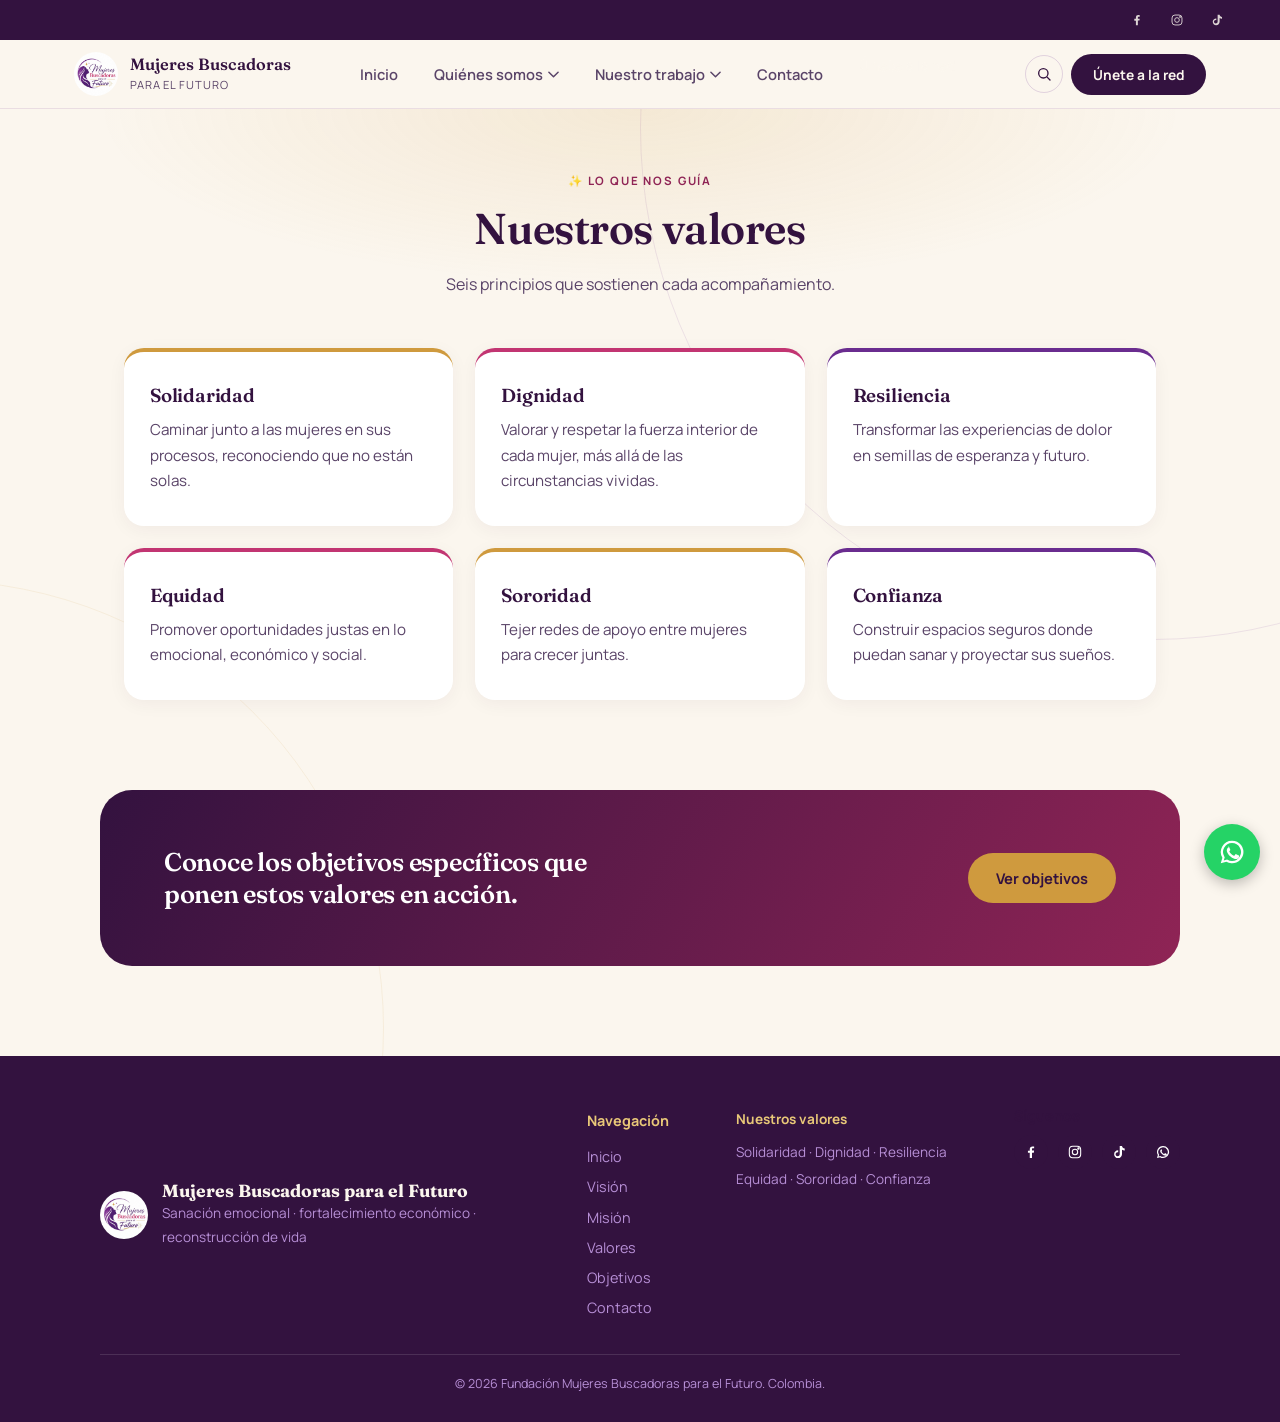
<file: valores.html>
<!DOCTYPE html>
<html lang="es">
<head>
<meta charset="UTF-8">
<meta name="viewport" content="width=device-width, initial-scale=1.0">
<title>Nuestros Valores · Mujeres Buscadoras para el Futuro</title>
<meta name="description" content="Los seis valores que guían el acompañamiento de la Fundación Mujeres Buscadoras para el Futuro: solidaridad, dignidad, resiliencia, equidad, sororidad y confianza.">
<link rel="preconnect" href="https://fonts.googleapis.com">
<link href="https://fonts.googleapis.com/css2?family=Fraunces:ital,opsz,wght@0,9..144,300;0,9..144,500;0,9..144,600;0,9..144,700;1,9..144,400;1,9..144,500;1,9..144,600&family=Manrope:wght@400;500;600;700;800&display=swap" rel="stylesheet">
<link rel="stylesheet" href="styles.css">
</head>
<body>
<div class="bg-arc"></div>
<div class="bg-arc two"></div>
<div class="topbar">
  <div class="topbar-inner">
    <a href="https://web.facebook.com/profile.php?id=61592137746271" target="_blank" rel="noopener" aria-label="Facebook"><svg viewBox="0 0 24 24" fill="currentColor"><path d="M13.5 21v-8h2.7l.4-3.1h-3.1V8c0-.9.25-1.5 1.55-1.5H16.7V3.7C16.4 3.66 15.4 3.57 14.2 3.57c-2.4 0-4.05 1.47-4.05 4.17V10H7.4v3.1h2.75V21h3.35Z"/></svg></a>
    <a href="https://www.instagram.com/m.bparaelfuturo1/" target="_blank" rel="noopener" aria-label="Instagram"><svg viewBox="0 0 24 24" fill="none" stroke="currentColor" stroke-width="1.6"><rect x="3.5" y="3.5" width="17" height="17" rx="5"/><circle cx="12" cy="12" r="4"/><circle cx="17.2" cy="6.8" r="1"/></svg></a>
    <a href="https://www.tiktok.com/@mujeres_buscadoras" target="_blank" rel="noopener" aria-label="TikTok"><svg viewBox="0 0 24 24" fill="currentColor"><path d="M16.5 3c.4 2.2 1.8 3.7 4.1 3.9v2.9c-1.4.1-2.7-.3-4.1-1.2v6.6c0 3.4-2.7 5.9-5.9 5.9-3.4 0-5.9-2.6-5.9-5.9 0-3.3 2.7-5.9 6.1-5.8v2.9c-.3-.1-.6-.1-.9-.1-1.7 0-3 1.3-3 3s1.4 3 3 3c1.7 0 3.1-1.3 3.2-3V3h3.4Z"/></svg></a>
  </div>
</div>
<header>
  <div class="nav-wrap">
    <a href="index.html" class="brand">
      <img src="logo.jpg" alt="Mujeres Buscadoras para el Futuro">
      <span class="brand-text">
        <strong>Mujeres Buscadoras</strong>
        <span>para el futuro</span>
      </span>
    </a>
    <button class="menu-toggle" id="menuToggle" aria-label="Abrir menú" aria-expanded="false">
      <span></span><span></span><span></span>
    </button>
    <nav class="tabs" id="tabsNav">
      <a href="index.html">Inicio</a>
      <div class="nav-drop">
        <button type="button" class="nav-drop-btn" aria-expanded="false">
          Quiénes somos
          <svg viewBox="0 0 12 8" fill="none"><path d="M1 1.5 6 6.5 11 1.5" stroke="currentColor" stroke-width="1.6" stroke-linecap="round" stroke-linejoin="round"/></svg>
        </button>
        <div class="nav-drop-menu">
      <a href="vision.html">Visión</a>
      <a href="mision.html">Misión</a>
      <a href="valores.html" class="active">Valores</a>
        </div>
      </div>
      <div class="nav-drop">
        <button type="button" class="nav-drop-btn" aria-expanded="false">
          Nuestro trabajo
          <svg viewBox="0 0 12 8" fill="none"><path d="M1 1.5 6 6.5 11 1.5" stroke="currentColor" stroke-width="1.6" stroke-linecap="round" stroke-linejoin="round"/></svg>
        </button>
        <div class="nav-drop-menu">
      <a href="objetivos.html">Objetivos</a>
        </div>
      </div>
      <a href="contacto.html">Contacto</a>
      <div class="mobile-cta">
        <a class="btn-donate" href="contacto.html">Únete a la red</a>
      </div>
    </nav>
    <div class="nav-actions">
      <button class="icon-btn" id="searchToggle" aria-label="Buscar">
        <svg viewBox="0 0 24 24" fill="none" stroke="currentColor" stroke-width="2"><circle cx="11" cy="11" r="7"/><path d="m21 21-4.3-4.3" stroke-linecap="round"/></svg>
      </button>
      <a class="btn-donate" href="contacto.html">Únete a la red</a>
    </div>
    <div class="search-pop" id="searchPop">
      <input type="text" placeholder="Buscar en el sitio..." aria-label="Buscar en el sitio">
      <button type="button">Ir</button>
    </div>
  </div>
</header>
<main>

  <div class="page-hero">
    <span class="eyebrow">✨ Lo que nos guía</span>
    <h1>Nuestros valores</h1>
    <p>Seis principios que sostienen cada acompañamiento.</p>
  </div>
  <div class="valores-grid">
    <div class="valor-card reveal">
      <h3>Solidaridad</h3>
      <p>Caminar junto a las mujeres en sus procesos, reconociendo que no están solas.</p>
    </div>
    <div class="valor-card reveal">
      <h3>Dignidad</h3>
      <p>Valorar y respetar la fuerza interior de cada mujer, más allá de las circunstancias vividas.</p>
    </div>
    <div class="valor-card reveal">
      <h3>Resiliencia</h3>
      <p>Transformar las experiencias de dolor en semillas de esperanza y futuro.</p>
    </div>
    <div class="valor-card reveal">
      <h3>Equidad</h3>
      <p>Promover oportunidades justas en lo emocional, económico y social.</p>
    </div>
    <div class="valor-card reveal">
      <h3>Sororidad</h3>
      <p>Tejer redes de apoyo entre mujeres para crecer juntas.</p>
    </div>
    <div class="valor-card reveal">
      <h3>Confianza</h3>
      <p>Construir espacios seguros donde puedan sanar y proyectar sus sueños.</p>
    </div>
  </div>
  <div class="cta-banner-wrap">
    <div class="cta-banner reveal">
      <h2>Conoce los objetivos específicos que ponen estos valores en acción.</h2>
      <a class="btn btn-primary" href="objetivos.html">Ver objetivos</a>
    </div>
  </div>

</main>
<footer>
  <div class="footer-inner">
    <div class="footer-brand">
      <img src="logo.jpg" alt="Mujeres Buscadoras para el Futuro">
      <div>
        <strong>Mujeres Buscadoras para el Futuro</strong>
        <span>Sanación emocional · fortalecimiento económico · reconstrucción de vida</span>
      </div>
    </div>
    <div class="footer-links">
      <strong>Navegación</strong>
      <a href="index.html">Inicio</a><br><a href="vision.html">Visión</a><br><a href="mision.html">Misión</a><br><a href="valores.html">Valores</a><br><a href="objetivos.html">Objetivos</a><br><a href="contacto.html">Contacto</a><br>
    </div>
    <div class="footer-values">
      <strong>Nuestros valores</strong>
      Solidaridad · Dignidad · Resiliencia<br>
      Equidad · Sororidad · Confianza
    </div>
    <div class="footer-social">
      <strong>Síguenos</strong>
      <div class="footer-social-icons">
        <a href="https://web.facebook.com/profile.php?id=61592137746271" target="_blank" rel="noopener" aria-label="Facebook"><svg viewBox="0 0 24 24" fill="currentColor"><path d="M13.5 21v-8h2.7l.4-3.1h-3.1V8c0-.9.25-1.5 1.55-1.5H16.7V3.7C16.4 3.66 15.4 3.57 14.2 3.57c-2.4 0-4.05 1.47-4.05 4.17V10H7.4v3.1h2.75V21h3.35Z"/></svg></a>
        <a href="https://www.instagram.com/m.bparaelfuturo1/" target="_blank" rel="noopener" aria-label="Instagram"><svg viewBox="0 0 24 24" fill="none" stroke="currentColor" stroke-width="1.6"><rect x="3.5" y="3.5" width="17" height="17" rx="5"/><circle cx="12" cy="12" r="4"/><circle cx="17.2" cy="6.8" r="1"/></svg></a>
        <a href="https://www.tiktok.com/@mujeres_buscadoras" target="_blank" rel="noopener" aria-label="TikTok"><svg viewBox="0 0 24 24" fill="currentColor"><path d="M16.5 3c.4 2.2 1.8 3.7 4.1 3.9v2.9c-1.4.1-2.7-.3-4.1-1.2v6.6c0 3.4-2.7 5.9-5.9 5.9-3.4 0-5.9-2.6-5.9-5.9 0-3.3 2.7-5.9 6.1-5.8v2.9c-.3-.1-.6-.1-.9-.1-1.7 0-3 1.3-3 3s1.4 3 3 3c1.7 0 3.1-1.3 3.2-3V3h3.4Z"/></svg></a>
        <a href="https://wa.me/573172839176" target="_blank" rel="noopener" aria-label="WhatsApp"><svg viewBox="0 0 24 24" fill="currentColor"><path d="M12 3a9 9 0 0 0-7.7 13.6L3 21l4.5-1.3A9 9 0 1 0 12 3Zm0 1.8a7.2 7.2 0 0 1 6.1 11 7.1 7.1 0 0 1-6.1 3.4 7.2 7.2 0 0 1-3.6-1l-.3-.2-2.7.8.8-2.6-.2-.3A7.2 7.2 0 0 1 12 4.8Zm-2.6 3.5c-.2 0-.5 0-.7.3-.2.3-.9.9-.9 2.1 0 1.2.9 2.4 1 2.6.2.2 1.7 2.6 4.1 3.6 2 .8 2.4.6 2.8.6.5 0 1.6-.6 1.8-1.3.2-.6.2-1.1.2-1.2-.1-.1-.3-.2-.5-.4-.3-.1-1.6-.8-1.8-.9-.2-.1-.4-.1-.6.1-.2.3-.6.9-.8 1-.1.2-.3.2-.5.1-.3-.1-1.1-.4-2.1-1.3-.8-.7-1.3-1.6-1.5-1.8-.1-.3 0-.4.1-.5l.4-.5c.1-.1.2-.3.2-.4.1-.2 0-.3 0-.4-.1-.1-.6-1.5-.9-2-.2-.5-.4-.4-.6-.4Z"/></svg></a>
      </div>
    </div>
  </div>
  <div class="footer-bottom">
    &copy; <span id="year"></span> Fundación Mujeres Buscadoras para el Futuro. Colombia.
  </div>
</footer>
<a class="whatsapp-float" href="https://wa.me/573172839176" target="_blank" rel="noopener" aria-label="Escríbenos por WhatsApp">
  <svg viewBox="0 0 24 24" fill="currentColor"><path d="M12 3a9 9 0 0 0-7.7 13.6L3 21l4.5-1.3A9 9 0 1 0 12 3Zm0 1.8a7.2 7.2 0 0 1 6.1 11 7.1 7.1 0 0 1-6.1 3.4 7.2 7.2 0 0 1-3.6-1l-.3-.2-2.7.8.8-2.6-.2-.3A7.2 7.2 0 0 1 12 4.8Zm-2.6 3.5c-.2 0-.5 0-.7.3-.2.3-.9.9-.9 2.1 0 1.2.9 2.4 1 2.6.2.2 1.7 2.6 4.1 3.6 2 .8 2.4.6 2.8.6.5 0 1.6-.6 1.8-1.3.2-.6.2-1.1.2-1.2-.1-.1-.3-.2-.5-.4-.3-.1-1.6-.8-1.8-.9-.2-.1-.4-.1-.6.1-.2.3-.6.9-.8 1-.1.2-.3.2-.5.1-.3-.1-1.1-.4-2.1-1.3-.8-.7-1.3-1.6-1.5-1.8-.1-.3 0-.4.1-.5l.4-.5c.1-.1.2-.3.2-.4.1-.2 0-.3 0-.4-.1-.1-.6-1.5-.9-2-.2-.5-.4-.4-.6-.4Z"/></svg>
</a>
<script src="script.js"></script>
</body>
</html>
</file>
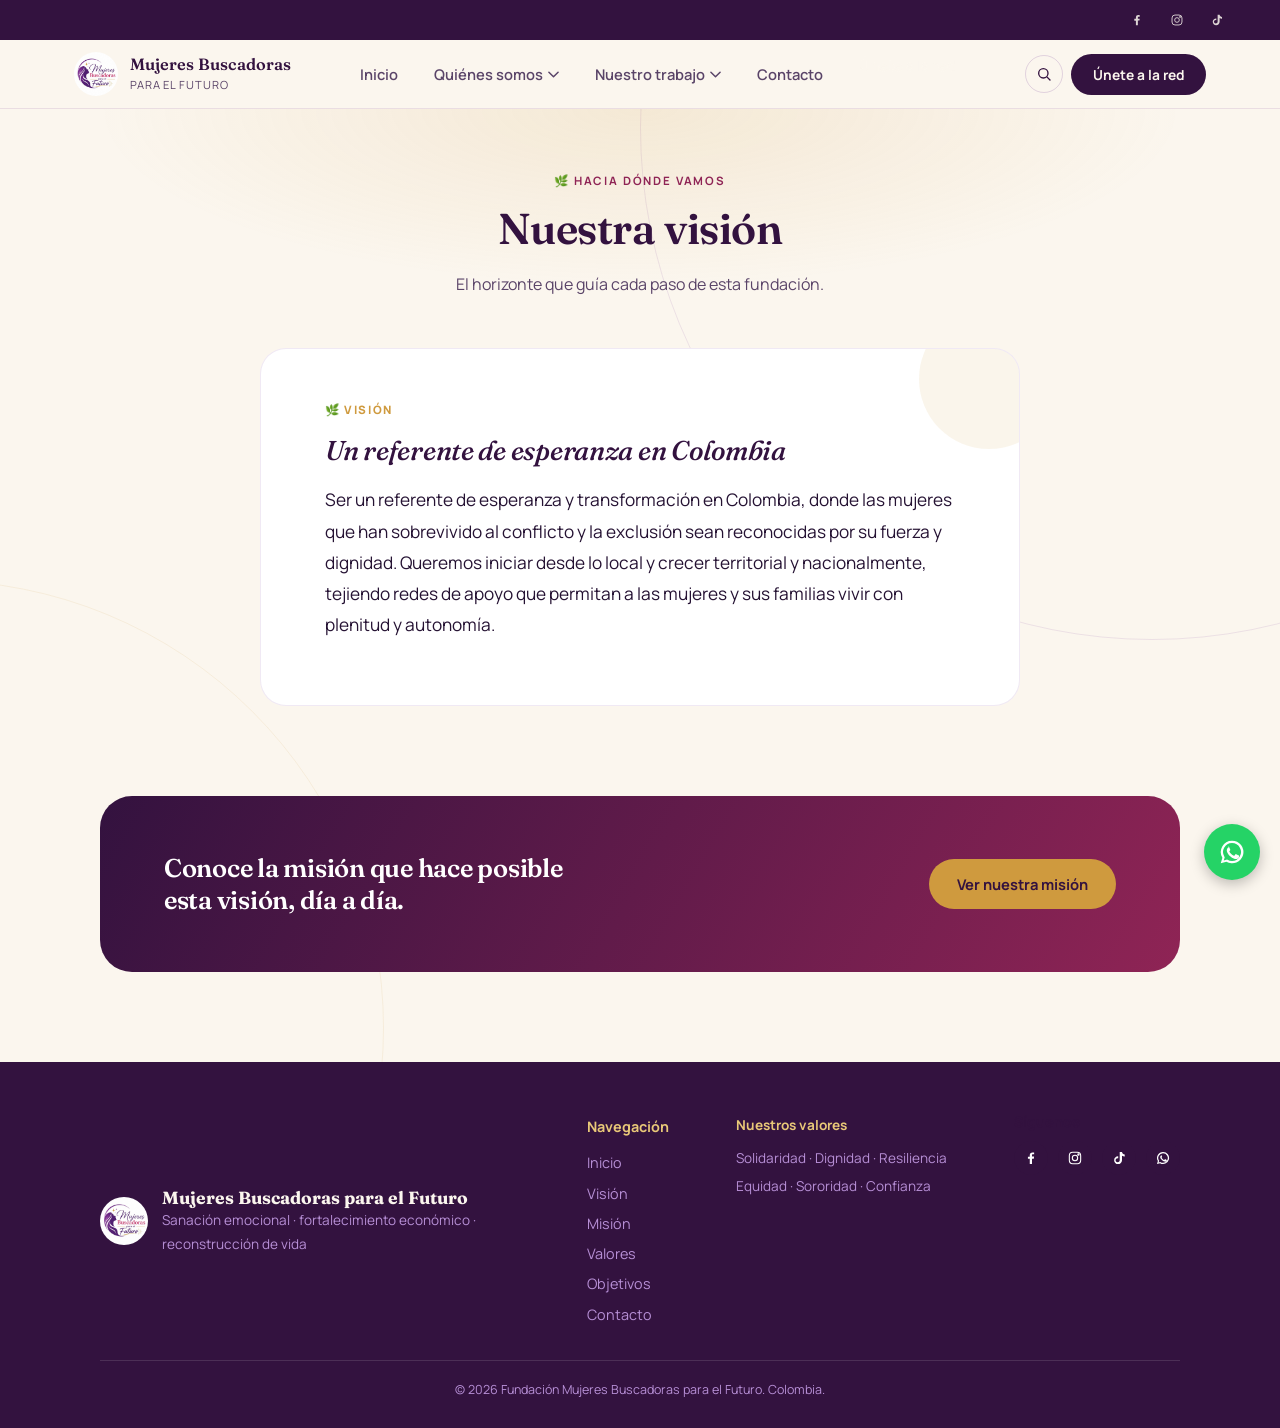
<file: vision.html>
<!DOCTYPE html>
<html lang="es">
<head>
<meta charset="UTF-8">
<meta name="viewport" content="width=device-width, initial-scale=1.0">
<title>Nuestra Visión · Mujeres Buscadoras para el Futuro</title>
<meta name="description" content="Conoce la visión de la Fundación Mujeres Buscadoras para el Futuro: ser un referente de esperanza y transformación en Colombia.">
<link rel="preconnect" href="https://fonts.googleapis.com">
<link href="https://fonts.googleapis.com/css2?family=Fraunces:ital,opsz,wght@0,9..144,300;0,9..144,500;0,9..144,600;0,9..144,700;1,9..144,400;1,9..144,500;1,9..144,600&family=Manrope:wght@400;500;600;700;800&display=swap" rel="stylesheet">
<link rel="stylesheet" href="styles.css">
</head>
<body>
<div class="bg-arc"></div>
<div class="bg-arc two"></div>
<div class="topbar">
  <div class="topbar-inner">
    <a href="https://web.facebook.com/profile.php?id=61592137746271" target="_blank" rel="noopener" aria-label="Facebook"><svg viewBox="0 0 24 24" fill="currentColor"><path d="M13.5 21v-8h2.7l.4-3.1h-3.1V8c0-.9.25-1.5 1.55-1.5H16.7V3.7C16.4 3.66 15.4 3.57 14.2 3.57c-2.4 0-4.05 1.47-4.05 4.17V10H7.4v3.1h2.75V21h3.35Z"/></svg></a>
    <a href="https://www.instagram.com/m.bparaelfuturo1/" target="_blank" rel="noopener" aria-label="Instagram"><svg viewBox="0 0 24 24" fill="none" stroke="currentColor" stroke-width="1.6"><rect x="3.5" y="3.5" width="17" height="17" rx="5"/><circle cx="12" cy="12" r="4"/><circle cx="17.2" cy="6.8" r="1"/></svg></a>
    <a href="https://www.tiktok.com/@mujeres_buscadoras" target="_blank" rel="noopener" aria-label="TikTok"><svg viewBox="0 0 24 24" fill="currentColor"><path d="M16.5 3c.4 2.2 1.8 3.7 4.1 3.9v2.9c-1.4.1-2.7-.3-4.1-1.2v6.6c0 3.4-2.7 5.9-5.9 5.9-3.4 0-5.9-2.6-5.9-5.9 0-3.3 2.7-5.9 6.1-5.8v2.9c-.3-.1-.6-.1-.9-.1-1.7 0-3 1.3-3 3s1.4 3 3 3c1.7 0 3.1-1.3 3.2-3V3h3.4Z"/></svg></a>
  </div>
</div>
<header>
  <div class="nav-wrap">
    <a href="index.html" class="brand">
      <img src="logo.jpg" alt="Mujeres Buscadoras para el Futuro">
      <span class="brand-text">
        <strong>Mujeres Buscadoras</strong>
        <span>para el futuro</span>
      </span>
    </a>
    <button class="menu-toggle" id="menuToggle" aria-label="Abrir menú" aria-expanded="false">
      <span></span><span></span><span></span>
    </button>
    <nav class="tabs" id="tabsNav">
      <a href="index.html">Inicio</a>
      <div class="nav-drop">
        <button type="button" class="nav-drop-btn" aria-expanded="false">
          Quiénes somos
          <svg viewBox="0 0 12 8" fill="none"><path d="M1 1.5 6 6.5 11 1.5" stroke="currentColor" stroke-width="1.6" stroke-linecap="round" stroke-linejoin="round"/></svg>
        </button>
        <div class="nav-drop-menu">
      <a href="vision.html" class="active">Visión</a>
      <a href="mision.html">Misión</a>
      <a href="valores.html">Valores</a>
        </div>
      </div>
      <div class="nav-drop">
        <button type="button" class="nav-drop-btn" aria-expanded="false">
          Nuestro trabajo
          <svg viewBox="0 0 12 8" fill="none"><path d="M1 1.5 6 6.5 11 1.5" stroke="currentColor" stroke-width="1.6" stroke-linecap="round" stroke-linejoin="round"/></svg>
        </button>
        <div class="nav-drop-menu">
      <a href="objetivos.html">Objetivos</a>
        </div>
      </div>
      <a href="contacto.html">Contacto</a>
      <div class="mobile-cta">
        <a class="btn-donate" href="contacto.html">Únete a la red</a>
      </div>
    </nav>
    <div class="nav-actions">
      <button class="icon-btn" id="searchToggle" aria-label="Buscar">
        <svg viewBox="0 0 24 24" fill="none" stroke="currentColor" stroke-width="2"><circle cx="11" cy="11" r="7"/><path d="m21 21-4.3-4.3" stroke-linecap="round"/></svg>
      </button>
      <a class="btn-donate" href="contacto.html">Únete a la red</a>
    </div>
    <div class="search-pop" id="searchPop">
      <input type="text" placeholder="Buscar en el sitio..." aria-label="Buscar en el sitio">
      <button type="button">Ir</button>
    </div>
  </div>
</header>
<main>

  <div class="page-hero">
    <span class="eyebrow">🌿 Hacia dónde vamos</span>
    <h1>Nuestra visión</h1>
    <p>El horizonte que guía cada paso de esta fundación.</p>
  </div>
  <div class="vm-section">
    <div class="vm-grid single">
      <div class="vm-card vision reveal">
        <span class="vm-label">🌿 Visión</span>
        <h3>Un referente de esperanza en Colombia</h3>
        <p>Ser un referente de esperanza y transformación en Colombia, donde las mujeres que han sobrevivido al conflicto y la exclusión sean reconocidas por su fuerza y dignidad. Queremos iniciar desde lo local y crecer territorial y nacionalmente, tejiendo redes de apoyo que permitan a las mujeres y sus familias vivir con plenitud y autonomía.</p>
      </div>
    </div>
  </div>
  <div class="cta-banner-wrap">
    <div class="cta-banner reveal">
      <h2>Conoce la misión que hace posible esta visión, día a día.</h2>
      <a class="btn btn-primary" href="mision.html">Ver nuestra misión</a>
    </div>
  </div>

</main>
<footer>
  <div class="footer-inner">
    <div class="footer-brand">
      <img src="logo.jpg" alt="Mujeres Buscadoras para el Futuro">
      <div>
        <strong>Mujeres Buscadoras para el Futuro</strong>
        <span>Sanación emocional · fortalecimiento económico · reconstrucción de vida</span>
      </div>
    </div>
    <div class="footer-links">
      <strong>Navegación</strong>
      <a href="index.html">Inicio</a><br><a href="vision.html">Visión</a><br><a href="mision.html">Misión</a><br><a href="valores.html">Valores</a><br><a href="objetivos.html">Objetivos</a><br><a href="contacto.html">Contacto</a><br>
    </div>
    <div class="footer-values">
      <strong>Nuestros valores</strong>
      Solidaridad · Dignidad · Resiliencia<br>
      Equidad · Sororidad · Confianza
    </div>
    <div class="footer-social">
      <strong>Síguenos</strong>
      <div class="footer-social-icons">
        <a href="https://web.facebook.com/profile.php?id=61592137746271" target="_blank" rel="noopener" aria-label="Facebook"><svg viewBox="0 0 24 24" fill="currentColor"><path d="M13.5 21v-8h2.7l.4-3.1h-3.1V8c0-.9.25-1.5 1.55-1.5H16.7V3.7C16.4 3.66 15.4 3.57 14.2 3.57c-2.4 0-4.05 1.47-4.05 4.17V10H7.4v3.1h2.75V21h3.35Z"/></svg></a>
        <a href="https://www.instagram.com/m.bparaelfuturo1/" target="_blank" rel="noopener" aria-label="Instagram"><svg viewBox="0 0 24 24" fill="none" stroke="currentColor" stroke-width="1.6"><rect x="3.5" y="3.5" width="17" height="17" rx="5"/><circle cx="12" cy="12" r="4"/><circle cx="17.2" cy="6.8" r="1"/></svg></a>
        <a href="https://www.tiktok.com/@mujeres_buscadoras" target="_blank" rel="noopener" aria-label="TikTok"><svg viewBox="0 0 24 24" fill="currentColor"><path d="M16.5 3c.4 2.2 1.8 3.7 4.1 3.9v2.9c-1.4.1-2.7-.3-4.1-1.2v6.6c0 3.4-2.7 5.9-5.9 5.9-3.4 0-5.9-2.6-5.9-5.9 0-3.3 2.7-5.9 6.1-5.8v2.9c-.3-.1-.6-.1-.9-.1-1.7 0-3 1.3-3 3s1.4 3 3 3c1.7 0 3.1-1.3 3.2-3V3h3.4Z"/></svg></a>
        <a href="https://wa.me/573172839176" target="_blank" rel="noopener" aria-label="WhatsApp"><svg viewBox="0 0 24 24" fill="currentColor"><path d="M12 3a9 9 0 0 0-7.7 13.6L3 21l4.5-1.3A9 9 0 1 0 12 3Zm0 1.8a7.2 7.2 0 0 1 6.1 11 7.1 7.1 0 0 1-6.1 3.4 7.2 7.2 0 0 1-3.6-1l-.3-.2-2.7.8.8-2.6-.2-.3A7.2 7.2 0 0 1 12 4.8Zm-2.6 3.5c-.2 0-.5 0-.7.3-.2.3-.9.9-.9 2.1 0 1.2.9 2.4 1 2.6.2.2 1.7 2.6 4.1 3.6 2 .8 2.4.6 2.8.6.5 0 1.6-.6 1.8-1.3.2-.6.2-1.1.2-1.2-.1-.1-.3-.2-.5-.4-.3-.1-1.6-.8-1.8-.9-.2-.1-.4-.1-.6.1-.2.3-.6.9-.8 1-.1.2-.3.2-.5.1-.3-.1-1.1-.4-2.1-1.3-.8-.7-1.3-1.6-1.5-1.8-.1-.3 0-.4.1-.5l.4-.5c.1-.1.2-.3.2-.4.1-.2 0-.3 0-.4-.1-.1-.6-1.5-.9-2-.2-.5-.4-.4-.6-.4Z"/></svg></a>
      </div>
    </div>
  </div>
  <div class="footer-bottom">
    &copy; <span id="year"></span> Fundación Mujeres Buscadoras para el Futuro. Colombia.
  </div>
</footer>
<a class="whatsapp-float" href="https://wa.me/573172839176" target="_blank" rel="noopener" aria-label="Escríbenos por WhatsApp">
  <svg viewBox="0 0 24 24" fill="currentColor"><path d="M12 3a9 9 0 0 0-7.7 13.6L3 21l4.5-1.3A9 9 0 1 0 12 3Zm0 1.8a7.2 7.2 0 0 1 6.1 11 7.1 7.1 0 0 1-6.1 3.4 7.2 7.2 0 0 1-3.6-1l-.3-.2-2.7.8.8-2.6-.2-.3A7.2 7.2 0 0 1 12 4.8Zm-2.6 3.5c-.2 0-.5 0-.7.3-.2.3-.9.9-.9 2.1 0 1.2.9 2.4 1 2.6.2.2 1.7 2.6 4.1 3.6 2 .8 2.4.6 2.8.6.5 0 1.6-.6 1.8-1.3.2-.6.2-1.1.2-1.2-.1-.1-.3-.2-.5-.4-.3-.1-1.6-.8-1.8-.9-.2-.1-.4-.1-.6.1-.2.3-.6.9-.8 1-.1.2-.3.2-.5.1-.3-.1-1.1-.4-2.1-1.3-.8-.7-1.3-1.6-1.5-1.8-.1-.3 0-.4.1-.5l.4-.5c.1-.1.2-.3.2-.4.1-.2 0-.3 0-.4-.1-.1-.6-1.5-.9-2-.2-.5-.4-.4-.6-.4Z"/></svg>
</a>
<script src="script.js"></script>
</body>
</html>
</file>
<file: styles.css>
:root{
  --purple-deep:#33123f;
  --purple:#6a2c8f;
  --purple-light:#b78fd6;
  --magenta:#c23572;
  --magenta-deep:#8f2455;
  --gold:#cf9a3e;
  --gold-light:#e9c878;
  --cream:#fbf6ee;
  --cream-2:#f3e7d7;
  --ink:#251233;
  --ink-soft:#5a4468;
  --ring: rgba(207,154,62,0.55);
}
*{box-sizing:border-box;}
html{scroll-behavior:smooth;}
body{
  margin:0;
  font-family:'Manrope', sans-serif;
  color:var(--ink);
  background:var(--cream);
  -webkit-font-smoothing:antialiased;
  overflow-x:hidden;
}
h1,h2,h3,.display{
  font-family:'Fraunces', serif;
  font-weight:600;
  letter-spacing:-0.01em;
  margin:0;
}
a{color:inherit;}
img{max-width:100%;display:block;}
button{font-family:inherit;}

.bg-arc{
  position:fixed;
  top:-30vw; right:-30vw;
  width:80vw; height:80vw;
  border:1.5px solid rgba(106,44,143,0.10);
  border-radius:50%;
  pointer-events:none;
  z-index:0;
}
.bg-arc.two{
  top:auto; bottom:-45vw; left:-40vw; right:auto;
  width:70vw; height:70vw;
  border-color:rgba(207,154,62,0.10);
}

a:focus-visible, button:focus-visible, input:focus-visible, textarea:focus-visible, select:focus-visible{
  outline:3px solid var(--ring);
  outline-offset:3px;
  border-radius:4px;
}

/* ---------- TOPBAR ---------- */
.topbar{
  background:var(--purple-deep);
  color:var(--cream);
  padding:7px 24px;
  position:relative; z-index:101;
}
.topbar-inner{
  max-width:1180px; margin:0 auto;
  display:flex; align-items:center; justify-content:flex-end; gap:14px;
}
.topbar a{
  color:var(--cream); opacity:0.85; display:flex; align-items:center; justify-content:center;
  width:26px; height:26px; border-radius:50%; transition:opacity .2s ease, background .2s ease;
}
.topbar a:hover{opacity:1; background:rgba(255,255,255,0.12);}
.topbar svg{width:14px; height:14px;}

/* ---------- NAV ---------- */
header{
  position:sticky; top:0; z-index:100;
  background:rgba(251,246,238,0.96);
  backdrop-filter:blur(10px);
  border-bottom:1px solid rgba(106,44,143,0.12);
}
.nav-wrap{
  max-width:1180px; margin:0 auto;
  display:flex; align-items:center; justify-content:space-between;
  padding:12px 24px; gap:18px;
  position:relative;
}
.brand{display:flex; align-items:center; gap:12px; text-decoration:none;}
.brand img{width:44px; height:44px; border-radius:50%; object-fit:cover;}
.brand-text{line-height:1.15;}
.brand-text strong{
  display:block; font-family:'Fraunces',serif; font-weight:600; font-size:1.02rem; color:var(--purple-deep);
}
.brand-text span{font-size:0.7rem; letter-spacing:0.08em; text-transform:uppercase; color:var(--ink-soft);}

nav.tabs{display:flex; gap:4px;}
nav.tabs a{
  background:none; border:none; cursor:pointer;
  padding:10px 16px; font-size:0.92rem; font-weight:600;
  color:var(--ink-soft); border-radius:999px;
  transition:background .25s ease, color .25s ease;
  white-space:nowrap; text-decoration:none;
}
nav.tabs a:hover{background:rgba(106,44,143,0.08); color:var(--purple-deep);}
nav.tabs a.active{
  background:var(--purple-deep); color:var(--cream);
}

/* dropdown groups inside nav.tabs */
.nav-drop{position:relative;}
.nav-drop-btn{
  display:inline-flex; align-items:center; gap:5px;
  background:none; border:none; cursor:pointer;
  padding:10px 16px; font-size:0.92rem; font-weight:600; font-family:inherit;
  color:var(--ink-soft); border-radius:999px;
  transition:background .25s ease, color .25s ease;
}
.nav-drop-btn:hover, .nav-drop.open .nav-drop-btn{background:rgba(106,44,143,0.08); color:var(--purple-deep);}
.nav-drop-btn svg{width:11px; height:11px; transition:transform .2s ease;}
.nav-drop.open .nav-drop-btn svg{transform:rotate(180deg);}
.nav-drop-menu{
  position:absolute; top:calc(100% + 6px); left:0; min-width:190px;
  background:#fff; border-radius:16px; padding:8px;
  box-shadow:0 16px 34px rgba(51,18,63,0.16); border:1px solid rgba(106,44,143,0.08);
  display:none; flex-direction:column; gap:2px; z-index:120;
}
.nav-drop.open .nav-drop-menu{display:flex;}
.nav-drop-menu a{
  padding:10px 14px; border-radius:10px; font-size:0.9rem; font-weight:600;
  color:var(--ink-soft); text-decoration:none; white-space:nowrap;
}
.nav-drop-menu a:hover{background:var(--cream-2); color:var(--purple-deep);}

.nav-actions{display:flex; align-items:center; gap:8px;}
.icon-btn{
  width:38px; height:38px; border-radius:50%; border:1.5px solid rgba(106,44,143,0.18);
  background:none; display:flex; align-items:center; justify-content:center; cursor:pointer;
  color:var(--purple-deep); flex-shrink:0;
}
.icon-btn:hover{background:rgba(106,44,143,0.08);}
.icon-btn svg{width:16px; height:16px;}
.btn-donate{
  background:var(--purple-deep); color:var(--cream) !important; text-decoration:none;
  padding:11px 22px; border-radius:999px; font-weight:700; font-size:0.86rem;
  white-space:nowrap; transition:background .2s ease, transform .2s ease;
}
.btn-donate:hover{background:var(--magenta-deep); transform:translateY(-2px);}

.menu-toggle{display:none; background:none; border:none; cursor:pointer; padding:8px;}
.menu-toggle span{display:block; width:24px; height:2px; background:var(--purple-deep); margin:5px 0; border-radius:2px;}

@media (max-width:840px){
  nav.tabs{
    position:fixed; inset:64px 0 0 0; background:var(--cream);
    flex-direction:column; padding:20px 24px; gap:6px;
    transform:translateY(-110%); transition:transform .35s ease;
    border-top:1px solid rgba(106,44,143,0.12);
    overflow-y:auto;
  }
  nav.tabs.open{transform:translateY(0);}
  nav.tabs a{width:100%; text-align:left; font-size:1.05rem; padding:14px 16px;}
  nav.tabs .nav-drop{width:100%;}
  nav.tabs .nav-drop-btn{width:100%; justify-content:space-between; font-size:1.05rem; padding:14px 16px;}
  nav.tabs .nav-drop-menu{
    position:static; box-shadow:none; border:none; padding:0 0 0 14px;
    background:transparent; display:none;
  }
  nav.tabs .nav-drop.open .nav-drop-menu{display:flex;}
  .menu-toggle{display:block;}
  .nav-actions{gap:6px;}
  .btn-donate{padding:9px 16px; font-size:0.8rem;}
}
@media (max-width:480px){
  .icon-btn{display:none;}
}
.search-pop{
  position:absolute; top:calc(100% + 10px); right:24px;
  background:#fff; border-radius:16px; padding:10px; display:none; gap:8px;
  box-shadow:0 16px 34px rgba(51,18,63,0.16); border:1px solid rgba(106,44,143,0.08);
  z-index:120; width:min(280px, 80vw);
}
.search-pop.open{display:flex;}
.search-pop input{
  flex:1; border:1.5px solid #e3d7ea; border-radius:10px; padding:9px 12px;
  font-family:inherit; font-size:0.9rem; background:var(--cream); color:var(--ink);
}
.search-pop input:focus{border-color:var(--purple); outline:none;}
.search-pop button{
  border:none; background:var(--purple-deep); color:var(--cream); border-radius:10px;
  padding:0 14px; font-weight:700; cursor:pointer; font-size:0.85rem;
}

main{position:relative; z-index:1;}
.wrap{max-width:1080px; margin:0 auto; padding:0 24px;}

/* ---- HERO (home) ---- */
.hero{
  padding:76px 24px 40px;
  background:
    radial-gradient(ellipse at 78% 8%, rgba(207,154,62,0.16), transparent 55%),
    radial-gradient(ellipse at 15% 90%, rgba(194,53,114,0.10), transparent 55%);
}
.hero-inner{
  max-width:1080px; margin:0 auto;
  display:grid; grid-template-columns:1.15fr 0.85fr; gap:56px; align-items:center;
}
.eyebrow{
  font-size:0.72rem; font-weight:700; letter-spacing:0.16em; text-transform:uppercase;
  color:var(--magenta-deep); margin-bottom:14px; display:block;
}
.hero h1{
  font-size:clamp(2.1rem, 4.4vw, 3.4rem);
  line-height:1.08;
  color:var(--purple-deep);
  font-weight:600;
}
.hero h1 em{ font-style:italic; font-weight:500; color:var(--magenta); }
.hero p.lead{
  margin-top:20px; font-size:1.08rem; line-height:1.7; color:var(--ink-soft); max-width:52ch;
}
.cta-row{display:flex; gap:14px; margin-top:30px; flex-wrap:wrap;}
.btn{
  display:inline-flex; align-items:center; gap:8px;
  padding:13px 26px; border-radius:999px; text-decoration:none;
  font-weight:700; font-size:0.92rem; cursor:pointer; border:2px solid transparent;
  transition:transform .2s ease, box-shadow .2s ease;
}
.btn:hover{transform:translateY(-2px);}
.btn-primary{background:var(--purple-deep); color:var(--cream);}
.btn-primary:hover{box-shadow:0 10px 24px rgba(51,18,63,0.28);}
.btn-ghost{border-color:var(--purple-deep); color:var(--purple-deep); background:transparent;}
.btn-ghost:hover{background:var(--purple-deep); color:var(--cream);}

.hero-logo{position:relative; justify-self:center;}
.hero-logo img{
  width:min(100%, 340px); margin:0 auto;
  filter:drop-shadow(0 18px 32px rgba(51,18,63,0.18));
}
@media (max-width:840px){
  .hero-inner{grid-template-columns:1fr; gap:34px; text-align:left;}
  .hero-logo{order:-1; max-width:220px; margin:0 auto;}
}

/* ---- HERO CAROUSEL ---- */
.hero-carousel{position:relative; overflow:hidden;}
.hero-slides{position:relative;}
.hero-slide{
  display:none;
  padding:76px 24px 40px;
  background:
    radial-gradient(ellipse at 78% 8%, rgba(207,154,62,0.16), transparent 55%),
    radial-gradient(ellipse at 15% 90%, rgba(194,53,114,0.10), transparent 55%);
}
.hero-slide.active{display:block; animation:fadein .5s ease;}
.carousel-arrow{
  position:absolute; top:50%; transform:translateY(-50%);
  width:44px; height:44px; border-radius:50%; border:none; cursor:pointer;
  background:#fff; box-shadow:0 8px 20px rgba(51,18,63,0.16);
  display:flex; align-items:center; justify-content:center; z-index:5;
  color:var(--purple-deep); transition:transform .2s ease, background .2s ease;
}
.carousel-arrow:hover{background:var(--cream-2); transform:translateY(-50%) scale(1.06);}
.carousel-arrow.prev{left:14px;}
.carousel-arrow.next{right:14px;}
.carousel-arrow svg{width:16px; height:16px;}
.carousel-dots{
  display:flex; justify-content:center; gap:8px; padding-bottom:22px;
}
.carousel-dots button{
  width:9px; height:9px; border-radius:50%; border:none; padding:0; cursor:pointer;
  background:rgba(106,44,143,0.22);
}
.carousel-dots button.active{background:var(--purple-deep); width:22px; border-radius:6px;}
@media (max-width:600px){
  .carousel-arrow{width:36px; height:36px;}
  .carousel-arrow.prev{left:6px;} .carousel-arrow.next{right:6px;}
}

.wave-divider{display:block; width:100%; height:auto; margin-top:-4px;}

.thread-divider{width:100%; height:auto; display:block; margin:0 auto;}
.thread-wrap{padding:10px 0 6px; overflow:hidden;}

.objetivo-block{padding:10px 24px 70px;}
.objetivo-card{
  max-width:900px; margin:0 auto;
  background:var(--cream-2);
  border-radius:28px;
  padding:44px clamp(24px,5vw,60px);
  position:relative;
}
.objetivo-card .quote-mark{
  font-family:'Fraunces',serif; font-style:italic; font-size:4.2rem; color:var(--gold);
  line-height:0.5; display:block; margin-bottom:6px;
}
.objetivo-card p{ font-size:1.14rem; line-height:1.85; color:var(--ink); font-weight:400; }
.objetivo-card p strong{color:var(--purple-deep); font-weight:700;}

.focus-section{padding:20px 24px 90px;}
.section-head{max-width:640px; margin:0 auto 44px; text-align:center;}
.section-head .eyebrow{display:inline-block;}
.section-head h2{font-size:clamp(1.7rem,3vw,2.3rem); color:var(--purple-deep);}
.section-head p{color:var(--ink-soft); margin-top:12px; line-height:1.7;}

.focus-grid{ display:grid; grid-template-columns:repeat(auto-fit, minmax(190px,1fr)); gap:22px; max-width:1080px; margin:0 auto; }
.focus-card{
  background:#fff; border-radius:20px; padding:30px 24px;
  border:1px solid rgba(106,44,143,0.10);
  transition:transform .3s ease, box-shadow .3s ease;
}
.focus-card:hover{transform:translateY(-6px); box-shadow:0 16px 30px rgba(51,18,63,0.10);}
.focus-card .icon{width:40px; height:40px; margin-bottom:16px;}
.focus-card h3{font-size:1.06rem; color:var(--purple-deep); margin-bottom:8px; font-weight:600;}
.focus-card p{font-size:0.92rem; line-height:1.6; color:var(--ink-soft); margin:0;}
.focus-card a{text-decoration:none;}
@media (max-width:900px){ .focus-grid{grid-template-columns:1fr 1fr;} }
@media (max-width:560px){ .focus-grid{grid-template-columns:1fr;} }

.cta-banner{
  padding:56px clamp(24px,6vw,64px);
  background:linear-gradient(120deg, var(--purple-deep), var(--magenta-deep));
  border-radius:32px; color:var(--cream);
  display:flex; align-items:center; justify-content:space-between; gap:30px; flex-wrap:wrap;
  max-width:1080px; margin:0 auto 90px;
}
.cta-banner h2{color:#fff; font-size:1.6rem; max-width:26ch;}
.cta-banner .btn-primary{background:var(--gold); color:var(--purple-deep);}
.cta-banner .btn-primary:hover{box-shadow:0 10px 24px rgba(0,0,0,0.25);}
.cta-banner-wrap{padding:0 24px;}

/* ---- generic page header (non-home pages) ---- */
.page-hero{
  padding:64px 24px 20px; text-align:center;
  background:radial-gradient(ellipse at 50% 0%, rgba(207,154,62,0.14), transparent 60%);
}
.page-hero .eyebrow{display:block; margin:0 auto 14px;}
.page-hero h1{font-size:clamp(1.9rem,3.6vw,2.7rem); color:var(--purple-deep); max-width:20ch; margin:0 auto;}
.page-hero p{color:var(--ink-soft); max-width:56ch; margin:16px auto 0; line-height:1.7;}

/* ---- vision / mission ---- */
.vm-section{padding:30px 24px 90px;}
.vm-grid{ display:grid; grid-template-columns:1fr 1fr; gap:26px; max-width:1080px; margin:0 auto; }
.vm-card{
  background:#fff; border-radius:26px; padding:40px clamp(24px,4vw,44px);
  border:1px solid rgba(106,44,143,0.10); position:relative; overflow:hidden;
}
.vm-card::before{
  content:''; position:absolute; top:-40px; right:-40px; width:140px; height:140px;
  border-radius:50%; background:rgba(207,154,62,0.10);
}
.vm-card.mission::before{background:rgba(194,53,114,0.09);}
.vm-label{
  display:inline-flex; align-items:center; gap:8px;
  font-size:0.72rem; font-weight:800; letter-spacing:0.14em; text-transform:uppercase;
  color:var(--gold); margin-bottom:16px;
}
.vm-card.mission .vm-label{color:var(--magenta);}
.vm-card h3{font-size:1.5rem; color:var(--purple-deep); margin-bottom:16px; font-style:italic; font-weight:500;}
.vm-card p{font-size:1.02rem; line-height:1.8; color:var(--ink); position:relative; z-index:1;}
@media (max-width:840px){ .vm-grid{grid-template-columns:1fr;} }
.vm-grid.single{grid-template-columns:1fr; max-width:760px;}
.vm-grid.single .vm-card{padding:48px clamp(26px,6vw,64px);}
.vm-grid.single .vm-card h3{font-size:1.7rem;}
.vm-grid.single .vm-card p{font-size:1.08rem;}

/* ---- valores ---- */
.valores-grid{
  display:grid; grid-template-columns:repeat(3,1fr); gap:22px; max-width:1080px; margin:0 auto; padding:30px 24px 90px;
}
.valor-card{
  background:#fff; border-radius:20px; padding:32px 26px;
  border-top:4px solid var(--gold);
  box-shadow:0 4px 18px rgba(51,18,63,0.05);
  transition:transform .3s ease;
}
.valor-card:nth-child(2n){border-top-color:var(--magenta);}
.valor-card:nth-child(3n){border-top-color:var(--purple);}
.valor-card:hover{transform:translateY(-5px);}
.valor-card h3{color:var(--purple-deep); font-size:1.18rem; margin-bottom:10px; font-weight:600;}
.valor-card p{color:var(--ink-soft); font-size:0.95rem; line-height:1.68; margin:0;}
@media (max-width:900px){ .valores-grid{grid-template-columns:1fr 1fr;} }
@media (max-width:560px){ .valores-grid{grid-template-columns:1fr; padding:24px 20px 70px;} }

/* ---- objetivos especificos ---- */
.obj-list{max-width:900px; margin:0 auto; padding:30px 24px 90px; display:flex; flex-direction:column; gap:18px;}
.obj-item{
  display:grid; grid-template-columns:64px 1fr; gap:22px;
  background:#fff; border-radius:22px; padding:28px clamp(20px,4vw,34px);
  border:1px solid rgba(106,44,143,0.10);
  align-items:flex-start;
}
.obj-item .icon-wrap{
  width:56px; height:56px; border-radius:16px;
  background:var(--cream-2);
  display:flex; align-items:center; justify-content:center;
}
.obj-item .icon-wrap svg{width:28px; height:28px;}
.obj-item h3{color:var(--purple-deep); font-size:1.14rem; margin-bottom:8px; font-weight:600;}
.obj-item p{color:var(--ink-soft); line-height:1.72; margin:0; font-size:0.98rem;}

/* ---- unete / contacto ---- */
.unete-section{padding:30px 24px 100px;}
.unete-grid{
  max-width:1080px; margin:0 auto;
  display:grid; grid-template-columns:1fr 1fr; gap:40px; align-items:start;
}
.unete-copy h2{font-size:1.7rem; color:var(--purple-deep); margin-bottom:16px;}
.unete-copy p{color:var(--ink-soft); line-height:1.8; margin-bottom:14px;}
.unete-copy ul{padding-left:20px; margin:20px 0; color:var(--ink-soft); line-height:1.9;}
.unete-copy li::marker{color:var(--gold);}

form.contact{
  background:#fff; border-radius:24px; padding:34px clamp(22px,4vw,40px);
  border:1px solid rgba(106,44,143,0.10);
}
.field{margin-bottom:18px;}
.field label{display:block; font-size:0.82rem; font-weight:700; color:var(--purple-deep); margin-bottom:7px;}
.field input, .field select, .field textarea{
  width:100%; padding:13px 15px; border-radius:12px; border:1.5px solid #e3d7ea;
  font-family:inherit; font-size:0.96rem; background:var(--cream); color:var(--ink);
}
.field textarea{resize:vertical; min-height:100px;}
.field input:focus, .field select:focus, .field textarea:focus{border-color:var(--purple);}
.submit-btn{
  width:100%; padding:14px; border:none; border-radius:999px; background:var(--purple-deep);
  color:var(--cream); font-weight:700; font-size:0.98rem; cursor:pointer; transition:background .2s ease;
}
.submit-btn:hover{background:var(--magenta-deep);}
.form-note{font-size:0.8rem; color:var(--ink-soft); margin-top:12px; text-align:center;}
@media (max-width:840px){ .unete-grid{grid-template-columns:1fr;} }

/* ---- dónde estamos / mapa ---- */
.map-section{padding:10px 24px 100px; position:relative; z-index:1;}
.map-heading{max-width:640px; margin:0 auto 36px; text-align:center;}
.map-heading h2{font-size:clamp(1.7rem,3vw,2.3rem); color:var(--purple-deep);}
.map-heading p{color:var(--ink-soft); margin-top:12px; line-height:1.7;}

.map-grid{
  max-width:1080px; margin:0 auto;
  display:grid; grid-template-columns:0.9fr 1.3fr; gap:26px; align-items:stretch;
}
.address-card{
  background:#fff; border-radius:24px; padding:36px clamp(24px,4vw,40px);
  border:1px solid rgba(106,44,143,0.10);
  display:flex; flex-direction:column; align-items:flex-start;
}
.address-card .pin{
  width:52px; height:52px; border-radius:16px;
  background:var(--cream-2); color:var(--magenta);
  display:flex; align-items:center; justify-content:center;
  margin-bottom:18px; flex-shrink:0;
}
.address-card .pin svg{width:26px; height:26px;}
.address-card h3{color:var(--purple-deep); font-size:1.2rem; font-weight:600; margin-bottom:14px; line-height:1.4;}
.address-card .addr-line{font-weight:700; color:var(--ink); font-size:1rem; margin:0 0 6px;}
.address-card .addr-sub{color:var(--ink-soft); line-height:1.7; margin:0 0 24px; font-size:0.95rem;}
.address-card .btn{margin-top:auto;}

.map-embed-wrap{
  border-radius:24px; overflow:hidden; min-height:340px;
  border:1px solid rgba(106,44,143,0.10);
  position:relative; background:var(--cream-2);
}
.map-embed-wrap iframe{
  position:absolute; inset:0; width:100%; height:100%; border:0; display:block;
}

@media (max-width:840px){
  .map-grid{grid-template-columns:1fr;}
  .map-embed-wrap{min-height:300px;}
}
@media (max-width:768px){
  .map-section{padding-left:16px; padding-right:16px;}
  .address-card{padding:24px;}
}

/* ---- footer ---- */
footer{
  background:var(--purple-deep); color:var(--cream);
  padding:50px 24px 30px; position:relative; z-index:1;
}
.footer-inner{
  max-width:1080px; margin:0 auto; display:flex; justify-content:space-between; gap:30px; flex-wrap:wrap;
}
.footer-brand{display:flex; gap:14px; align-items:center; max-width:420px;}
.footer-brand img{width:48px; height:48px; border-radius:50%;}
.footer-brand strong{font-family:'Fraunces',serif; font-size:1.1rem; display:block;}
.footer-brand span{font-size:0.85rem; color:var(--purple-light); line-height:1.6;}
.footer-links{font-size:0.9rem; line-height:2.1;}
.footer-links strong{display:block; color:var(--gold-light); margin-bottom:6px; font-family:'Manrope',sans-serif;}
.footer-links a{color:var(--purple-light); text-decoration:none;}
.footer-links a:hover{color:#fff;}
.footer-values{font-size:0.85rem; color:var(--purple-light); line-height:2;}
.footer-values strong{display:block; color:var(--gold-light); margin-bottom:6px; font-family:'Manrope',sans-serif;}
.footer-bottom{
  max-width:1080px; margin:30px auto 0; padding-top:20px; border-top:1px solid rgba(255,255,255,0.12);
  font-size:0.78rem; color:var(--purple-light); text-align:center;
}

@media (prefers-reduced-motion:reduce){
  *{animation:none !important; transition:none !important; scroll-behavior:auto !important;}
}

.reveal{opacity:0; transform:translateY(16px); transition:opacity .6s ease, transform .6s ease;}
.reveal.in{opacity:1; transform:translateY(0);}

@keyframes fadein{from{opacity:0;} to{opacity:1;}}


/* === Mobile responsiveness patch === */
@media (max-width:768px){
  .nav-wrap{padding:10px 16px;flex-wrap:wrap}
  .brand-text strong{font-size:.9rem}
  .brand-text span{font-size:.62rem}
  .hero-slide{padding:32px 16px 24px}
  .hero-inner{grid-template-columns:1fr!important;text-align:center;gap:24px}
  .hero-logo{order:-1;max-width:180px;margin:auto}
  .hero h1,h1{font-size:2rem}
  .lead{font-size:1rem!important}
  .cta-row{justify-content:center}
  .objetivo-block,.focus-section,.cta-banner-wrap,.vm-section,.unete-section,.page-hero{padding-left:16px;padding-right:16px}
  .objetivo-card,.vm-card,.focus-card,.valor-card,.obj-item,form.contact{padding:20px}
  .obj-item{grid-template-columns:1fr}
  .cta-banner{padding:28px 20px;text-align:center;justify-content:center}
  .footer-inner{flex-direction:column}
}
@media (max-width:480px){
 .btn,.btn-donate{width:100%;justify-content:center}
 .carousel-arrow{display:none}
 .topbar-inner{justify-content:center}
}

/* ---- footer social icons ---- */
.footer-social{display:flex; flex-direction:column; gap:10px;}
.footer-social strong{color:var(--purple-deep, #3a1657); font-size:.9rem;}
.footer-social-icons{display:flex; gap:10px;}
.footer-social-icons a{
  display:flex; align-items:center; justify-content:center;
  width:34px; height:34px; border-radius:50%;
  background:var(--purple-deep, #3a1657); color:#fff;
  transition:transform .18s ease, background .18s ease;
}
.footer-social-icons a:hover{background:#c23572; transform:translateY(-2px);}
.footer-social-icons svg{width:16px; height:16px;}

/* ---- floating WhatsApp button ---- */
.whatsapp-float{
  position:fixed;
  right:20px;
  bottom:20px;
  width:56px;
  height:56px;
  background:#25D366;
  border-radius:50%;
  display:flex;
  align-items:center;
  justify-content:center;
  box-shadow:0 4px 14px rgba(0,0,0,0.25);
  z-index:1100;
  color:#fff;
  transition:transform .18s ease;
}
.whatsapp-float:hover{transform:scale(1.08);}
.whatsapp-float svg{width:30px; height:30px;}

@media (max-width:480px){
  .whatsapp-float{width:50px; height:50px; right:14px; bottom:14px;}
  .whatsapp-float svg{width:26px; height:26px;}
}
</file>
